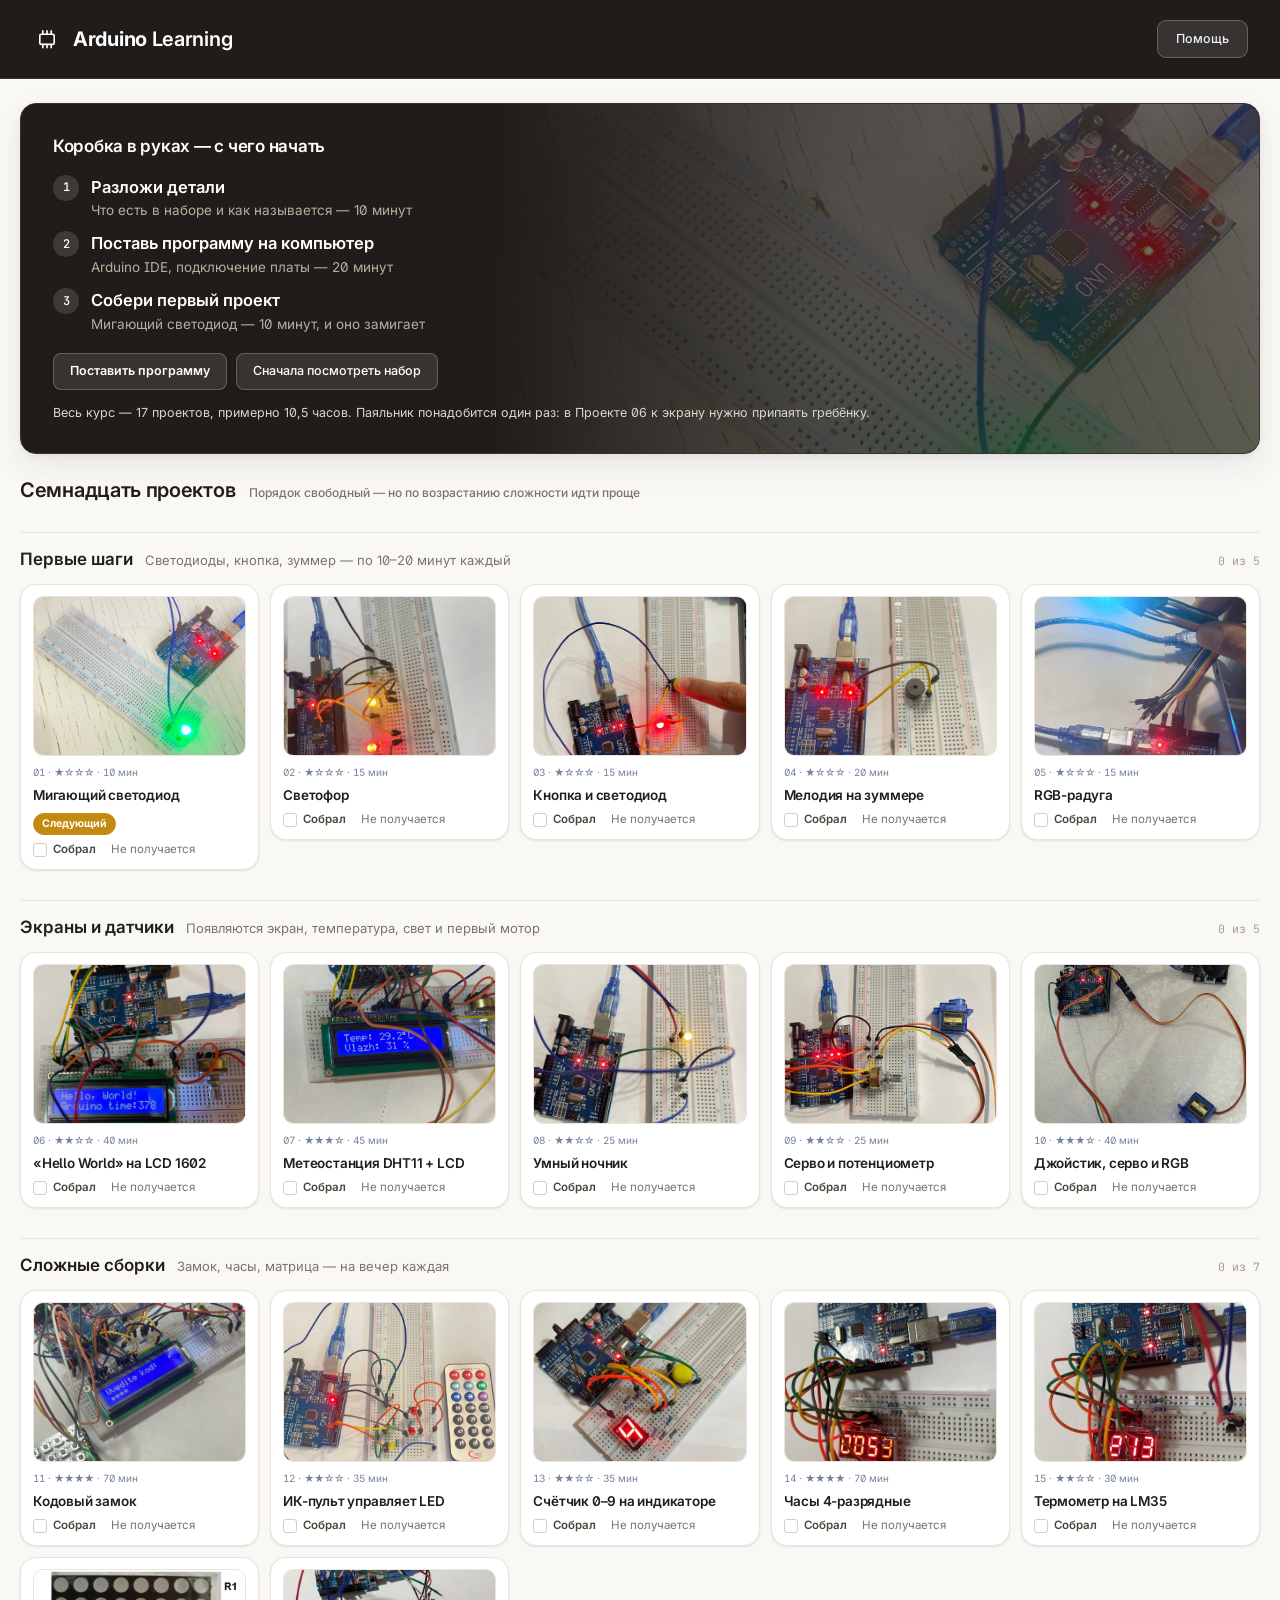
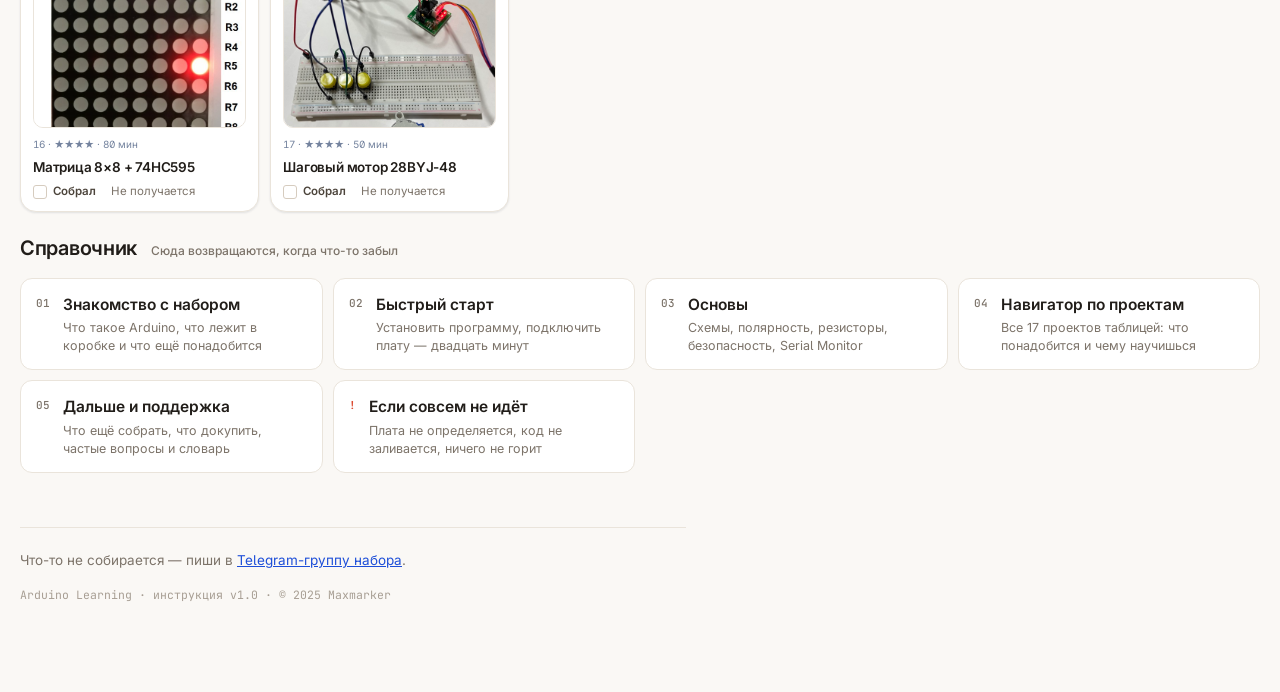
<file: index.html>
<!doctype html>
<html lang="ru">
<head>
<meta charset="utf-8">
<meta name="viewport" content="width=device-width, initial-scale=1">
<meta http-equiv="Cache-Control" content="no-cache, no-store, must-revalidate">
<meta http-equiv="Pragma" content="no-cache">
<title>Arduino Learning — инструкция к набору</title>
<meta name="description" content="Инструкция к набору Arduino Learning: 17 проектов от мигающего светодиода до шагового мотора, с объяснениями для полных новичков.">
<meta name="robots" content="noindex, nofollow">
<!-- Авторские права © 2025 Maxmarker. Все права защищены. Коммерческое использование запрещено без письменного разрешения. -->
<link rel="icon" href="favicon.svg">
<link rel="preconnect" href="https://fonts.googleapis.com">
<link rel="preconnect" href="https://fonts.gstatic.com" crossorigin>
<link href="https://fonts.googleapis.com/css2?family=Inter:wght@400;500;600;700&family=JetBrains+Mono:wght@400;500;700&display=swap" rel="stylesheet">
<style>
/* Каркас. Всё оформление — в theme.css, здесь только то, без чего
   страница развалится ещё до его загрузки. */
*{box-sizing:border-box}
html,body{margin:0;padding:0}
body{background:#F6F8FC;color:#16233D;font-family:'Inter',system-ui,sans-serif;font-size:15px;line-height:1.5;-webkit-font-smoothing:antialiased}
h1,h2,h3,h4{margin:0;font-weight:600}
p{margin:0 0 .6em}
button{font-family:inherit;font-size:inherit;cursor:pointer}
a{color:#1D4ED8}
.wrap{max-width:1180px;margin:0 auto;padding:0 20px 80px}
.topbar{position:sticky;top:0;z-index:50;background:#040057}
.topbar-in{max-width:1180px;margin:0 auto;padding:14px 20px;display:flex;align-items:center;gap:16px;flex-wrap:wrap}
.brand{font-size:26px;line-height:1}
.spacer{flex:1}
.btn{border:1.5px solid #CBD6E6;background:#fff;color:#16233D;padding:8px 16px;border-radius:8px;font-weight:500}
.btn.sm{padding:5px 11px;font-size:13.5px}
.bar{height:9px;background:#EDF2F9;border:1px solid #CBD6E6;border-radius:20px;overflow:hidden}
.bar i{display:block;height:100%;background:#17A46B;border-radius:20px}
.hero{border-radius:16px;background:#040057;color:#fff;padding:24px;margin-top:24px;display:flex;gap:26px;flex-wrap:wrap;align-items:center}
.hero .big{font-size:56px;line-height:.95;font-weight:700}
.hero .grow{flex:1;min-width:240px}
.hero-acts{display:flex;gap:9px;flex-wrap:wrap;margin-top:14px}
.hero-acts .btn{text-decoration:none}
.section-head{display:flex;align-items:baseline;gap:14px;margin:40px 0 14px}
.section-head h2{font-size:31px;line-height:1}
.section-head .sub{font-size:13.5px;color:#74839E}
.proj-grid{display:grid;grid-template-columns:repeat(auto-fill,minmax(268px,1fr));gap:12px;align-items:start}
.pcard{border:1.5px solid #CBD6E6;background:#fff;border-radius:12px;padding:15px 16px;display:flex;flex-direction:column;gap:9px}
.pcard .num{font-family:'JetBrains Mono',monospace;font-size:11px;color:#74839E}
.pcard h3{font-size:22px;line-height:1.1}
.mark{display:flex;align-items:center;gap:9px;padding:9px 12px;border-radius:8px;border:1.5px solid #CBD6E6;background:#fff;color:#44567A;font-weight:500}
.mark .box{width:18px;height:18px;flex:none;border:1.5px solid #CBD6E6;border-radius:3px;display:grid;place-items:center;font-size:12px;line-height:1}
.chip{display:inline-block;font-size:10.5px;font-weight:700;padding:2px 8px;border-radius:20px;border:1.5px solid #CBD6E6;color:#74839E}
.muted{color:#74839E}
a.btn{text-decoration:none;display:inline-block;text-align:center}
</style>
<link rel="stylesheet" href="theme.css?v=1789579075">
<link rel="stylesheet" href="site.css?v=1789579075">
</head>
<body>

<a class="skiplink" href="#app">Перейти к содержимому</a>

<div class="topbar"><div class="topbar-in">
  <a class="brand" href="index.html" aria-label="Arduino Learning — на главную">
    <svg class="brand-mark" viewBox="0 0 100 100" aria-hidden="true">
      <g fill="none" stroke="currentColor" stroke-width="5.5" stroke-linecap="round">
        <rect x="26" y="34" width="48" height="34" rx="5"/>
        <line x1="36" y1="34" x2="36" y2="23"/><line x1="50" y1="34" x2="50" y2="23"/><line x1="64" y1="34" x2="64" y2="23"/>
        <line x1="36" y1="68" x2="36" y2="79"/><line x1="50" y1="68" x2="50" y2="79"/><line x1="64" y1="68" x2="64" y2="79"/>
      </g>
    </svg>
    <span class="brand-txt"><b>Arduino</b><span class="brand-rest"> Learning</span></span>
  </a>
  <div class="spacer"></div>
  <a class="btn ghost sm" id="helplink" href="help.html">Помощь</a>
</div></div>

<div class="wrap" id="app" tabindex="-1"></div>

<script src="kit.js?v=1789579075"></script>
<script>
/* =====================================================================
   ГЛАВНАЯ СТРАНИЦА
   Один экран: сколько собрано, что дальше, разделы для начала и сетка
   из семнадцати проектов. Никаких кабинетов и никакого входа — сайт
   открывается сразу, отметки лежат в браузере покупателя.
   ===================================================================== */
(function(){
 try {
  Progress.load();

  const $ = (h) => { const t = document.createElement('template'); t.innerHTML = h.trim(); return t.content.firstElementChild; };
  const esc = (s) => String(s == null ? '' : s).replace(/[&<>"']/g, c => ({'&':'&amp;','<':'&lt;','>':'&gt;','"':'&quot;',"'":'&#39;'}[c]));

  document.getElementById('helplink').href = KIT.HELP_URL;

  let flash = null;

  function render(){
    const app = document.getElementById('app');
    /* Страница перерисовывается целиком, поэтому запоминаем, где человек
       стоял: иначе после нажатия «Собрал» его выбрасывает наверх списка. */
    const keepY = window.scrollY;
    app.innerHTML = '';
    /* Кто ещё ничего не собрал, видит не прогресс, а первый шаг: прогресс
       «0 / 17» ничего ему не сообщает, а вот «с чего начать» — сообщает. */
    app.appendChild(Progress.doneCount() === 0 ? startBlock() : hero());
    app.appendChild(projectsBlock());
    app.appendChild(partsBlock());
    app.appendChild(footNote());
    window.scrollTo(0, keepY);
    if (flash){
      const el = app.querySelector('[data-proj="' + flash + '"]');
      if (el){ el.classList.add('flash'); setTimeout(() => el.classList.remove('flash'), 1100); }
      flash = null;
    }
  }

  /* --------------------------- первый экран ----------------------------
     Человек только что вскрыл коробку. В школе ему бы сказали, что делать;
     здесь он один, поэтому первый экран — это не статистика, а три шага и
     одна кнопка. Ровно три: меньше — непонятно, больше — уже список дел.  */
  function startBlock(){
    const first = projOf(1);
    const el = $(`<div class="hero start">
      <div class="grow">
        <div class="ht">Коробка в руках — с чего начать</div>
        <ol class="steps">
          <li><b>Разложи детали</b><span>Что есть в наборе и как называется — 10 минут</span></li>
          <li><b>Поставь программу на компьютер</b><span>Arduino IDE, подключение платы — 20 минут</span></li>
          <li><b>Собери первый проект</b><span>${esc(first.t)} — ${first.m} минут, и оно замигает</span></li>
        </ol>
        <div class="hero-acts">
          <a class="btn primary" href="${KIT.COURSE_URL}#part-2">Поставить программу</a>
          <a class="btn" href="${KIT.COURSE_URL}#part-1">Сначала посмотреть набор</a>
        </div>
        <p class="muted small">Весь курс — 17 проектов, примерно ${humanTime(Progress.minutesLeft())}. Паяльник понадобится один раз: в Проекте 06 к экрану нужно припаять гребёнку.</p>
      </div>
      <div class="hero-photo" style="background-image:url('assets/${PHOTO[1]}')"></div>
    </div>`);
    return el;
  }

  /* --------------------- верхний блок для вернувшегося ------------------- */
  function hero(){
    const done = Progress.doneCount();
    const pct  = Math.round(done / NPROJ * 100);
    const cur  = projOf(Progress.firstOpen());
    const title = pct < 50 ? 'Хорошо идёшь'
                : pct < 100 ? 'Больше половины позади' : 'Весь курс пройден!';

    const el = $(`<div class="hero">
      <div class="big">${done}<small> / ${NPROJ}</small>
        <div class="cap">проектов собрано</div></div>
      <div class="grow">
        <div class="ht">${title}</div>
        <p class="muted">${cur
          ? 'Следующий по программе — <b>Проект ' + two(cur.n) + ' · ' + esc(cur.t) + '</b>. На всё оставшееся — примерно ' + humanTime(Progress.minutesLeft())
          : 'Все семнадцать проектов собраны. Что собрать дальше из этого же набора — в разделе «Дальше и поддержка».'}</p>
        <div class="bar"><i style="width:${pct}%"></i></div>
      </div>
    </div>`);

    if (cur){
      el.appendChild($(`<div class="hero-photo" style="background-image:url('assets/${PHOTO[cur.n]}')"></div>`));
      const acts = $(`<div class="hero-acts"></div>`);
      acts.appendChild($(`<a class="btn" href="${KIT.COURSE_URL}#proj-${cur.n}">Открыть урок</a>`));
      const m = $(`<button class="mark"><span class="box"></span>Собрал</button>`);
      m.onclick = () => {
        Progress.set(cur.n, true);
        flash = cur.n;
        const nx = projOf(Progress.firstOpen());
        kitToast(nx ? 'Проект ' + two(cur.n) + ' собран. Дальше — ' + nx.t
                    : 'Проект ' + two(cur.n) + ' собран. Весь курс пройден!');
        render();
      };
      acts.appendChild(m);
      el.querySelector('.grow').appendChild(acts);
    }
    return el;
  }

  /* --------------------- справочные разделы (внизу) ----------------------
     Раньше они стояли над проектами и отвечали на вопрос, которого у
     человека ещё нет. Теперь это справочник: сюда возвращаются, когда
     что-то забыл, — значит место внизу.                                   */
  function partsBlock(){
    const box = document.createElement('div');
    box.appendChild($(`<div class="section-head"><h2>Справочник</h2>
      <span class="sub">Сюда возвращаются, когда что-то забыл</span></div>`));
    const row = $(`<div class="pre-row"></div>`);
    PARTS.forEach((p, i) => {
      row.appendChild($(`<a class="pre-card" href="${KIT.COURSE_URL}#${p.k}">
        <span class="pre-n">${two(i + 1)}</span>
        <span class="pre-t"><b>${esc(p.t)}</b><span>${esc(p.s)}</span></span>
      </a>`));
    });
    row.appendChild($(`<a class="pre-card help" href="${KIT.HELP_URL}">
      <span class="pre-n">!</span>
      <span class="pre-t"><b>Если совсем не идёт</b><span>Плата не определяется, код не заливается, ничего не горит</span></span>
    </a>`));
    box.appendChild(row);
    return box;
  }

  /* ---------------------------- сетка проектов ---------------------------
     Три ступени вместо сплошной ленты: человек сразу видит, что первые пять
     — это вечер на всё, а последние семь — по вечеру на каждый.            */
  function projectsBlock(){
    const box = document.createElement('div');
    const done = Progress.doneCount();
    box.appendChild($(`<div class="section-head"><h2>Семнадцать проектов</h2>
      <span class="sub">${done ? 'Собрано ' + done + ' из ' + NPROJ + ' · порядок свободный'
                               : 'Порядок свободный — но по возрастанию сложности идти проще'}</span></div>`));

    const openNow = Progress.firstOpen();

    GROUPS.forEach(g => {
      const inGroup = PROJECTS.filter(p => p.n >= g.from && p.n <= g.to);
      const gDone = inGroup.filter(p => Progress.isDone(p.n)).length;
      box.appendChild($(`<div class="grp-head">
        <b>${esc(g.t)}</b>
        <span class="gs">${esc(g.s)}</span>
        <span class="gc">${gDone === inGroup.length ? 'собрано всё' : gDone + ' из ' + inGroup.length}</span>
      </div>`));

      const grid = $(`<div class="proj-grid"></div>`);
      box.appendChild(grid);

      inGroup.forEach(p => {
      const isDone = Progress.isDone(p.n);
      const st = isDone ? 'done' : (p.n === openNow ? 'doing' : 'todo');

      const c = $(`<div class="pcard ${st}" data-proj="${p.n}">
        <div class="pthumb">${isDone ? '<span class="medal" aria-hidden="true">✓</span>' : ''}<img loading="lazy" src="assets/${PHOTO[p.n]}" alt="${esc(p.t)}"></div>
        <div class="num">${two(p.n)} · ${stars(p.s)} · ${p.m} мин</div>
        <h3>${esc(p.t)}</h3>
        ${st === 'doing' ? '<div><span class="chip doing">Следующий</span></div>' : ''}
      </div>`);

      const acts = $(`<div class="acts"></div>`);

      /* Кнопка-переключатель: она же показывает состояние, она же его меняет.
         Пустой квадратик — ещё не собрано, зелёная галочка — собрано. */
      const mark = $(`<button class="mark ${isDone ? 'on' : ''}" title="${isDone ? 'Нажми, если отметил по ошибке' : 'Нажми, когда проект заработает'}">
        <span class="box">${isDone ? '✓' : ''}</span>Собрал</button>`);
      mark.onclick = (e) => {
        e.stopPropagation();
        Progress.set(p.n, !isDone);
        flash = p.n;
        if (!isDone){
          const nx = projOf(Progress.firstOpen());
          kitToast(nx ? 'Проект ' + two(p.n) + ' собран. Дальше — ' + nx.t
                      : 'Проект ' + two(p.n) + ' собран. Весь курс пройден!');
        } else {
          kitToast('Отметка снята с проекта ' + two(p.n));
        }
        render();
      };
      acts.appendChild(mark);

      const help = $(`<button class="btn ghost tiny">Не получается</button>`);
      help.onclick = (e) => { e.stopPropagation(); askHelp(p.n); };
      acts.appendChild(help);
      c.appendChild(acts);

      /* Карточка целиком открывает урок: и мышью, и с клавиатуры. */
      const open = () => { location.href = KIT.COURSE_URL + '#proj-' + p.n; };
      c.classList.add('clickable');
      c.setAttribute('role', 'link');
      c.setAttribute('tabindex', '0');
      c.setAttribute('aria-label', 'Открыть урок: проект ' + p.n + ', ' + p.t);
      c.onclick = open;
      c.onkeydown = (e) => { if (e.key === 'Enter' || e.key === ' '){ e.preventDefault(); open(); } };

        grid.appendChild(c);
      });
    });
    return box;
  }

  /* ------------------------------- подвал -------------------------------- */
  function footNote(){
    return $(`<div class="foot-note">
      <p>Что-то не собирается — пиши в <a href="${KIT.TELEGRAM}" target="_blank" rel="noopener">Telegram-группу набора</a>.</p>
      <p class="cr">Arduino Learning · инструкция v1.0 · © 2025 Maxmarker</p>
    </div>`);
  }

  render();

  /* Отметку могли поставить в другой вкладке — на уроке. Возвращаясь сюда,
     человек должен увидеть свежие галочки, а не те, что были до перехода. */
  window.addEventListener('storage', (e) => {
    if (!e.key || e.key === Progress.KEY){ Progress.load(); render(); }
  });
  document.addEventListener('visibilitychange', () => {
    if (document.visibilityState === 'visible'){ Progress.load(); render(); }
  });

 } catch(err){
  /* Страховка: что бы ни случилось, ссылки на уроки должны остаться. */
  document.getElementById('app').innerHTML =
    '<div class="empty"><div class="t">Страница не загрузилась целиком</div>' +
    '<div class="s">Открой <a href="course.html">уроки</a> напрямую или обнови страницу.</div></div>';
  console.error('index:', err);
 }
})();
</script>
</body>
</html>
</file>
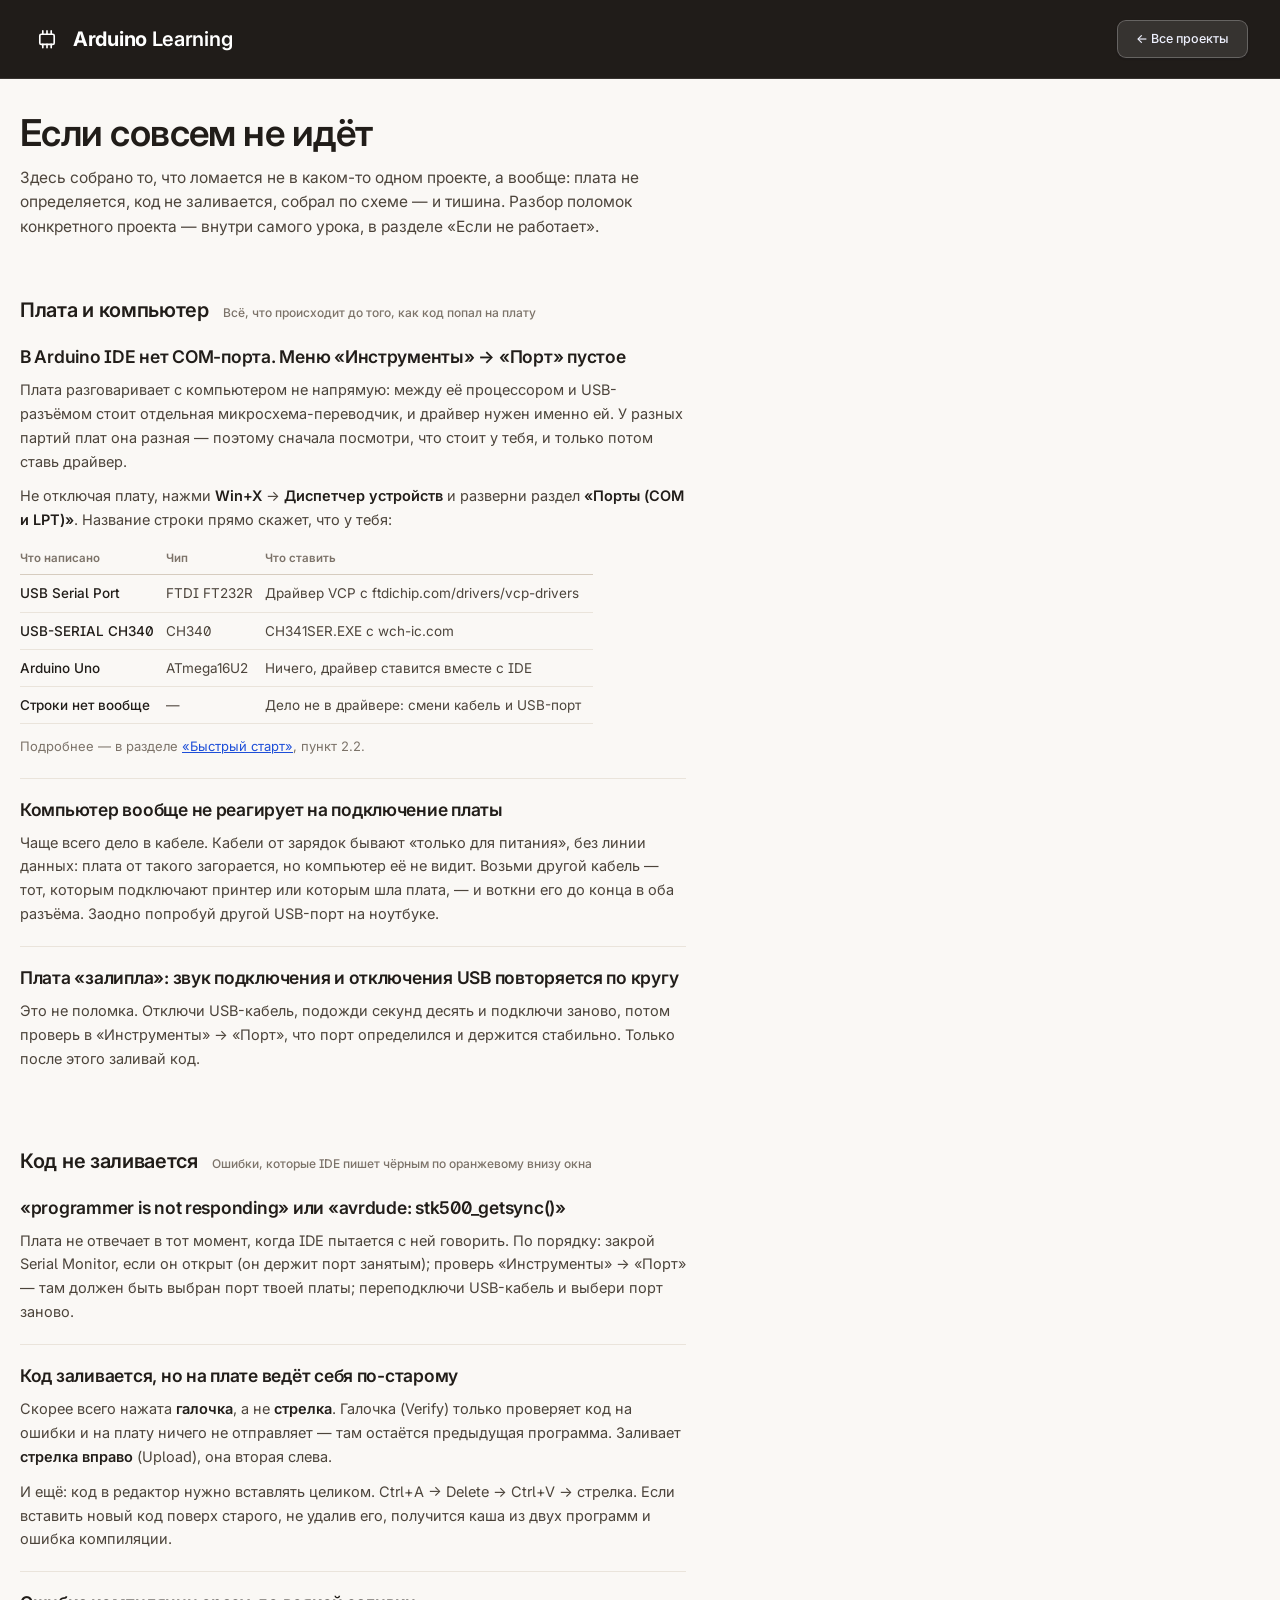
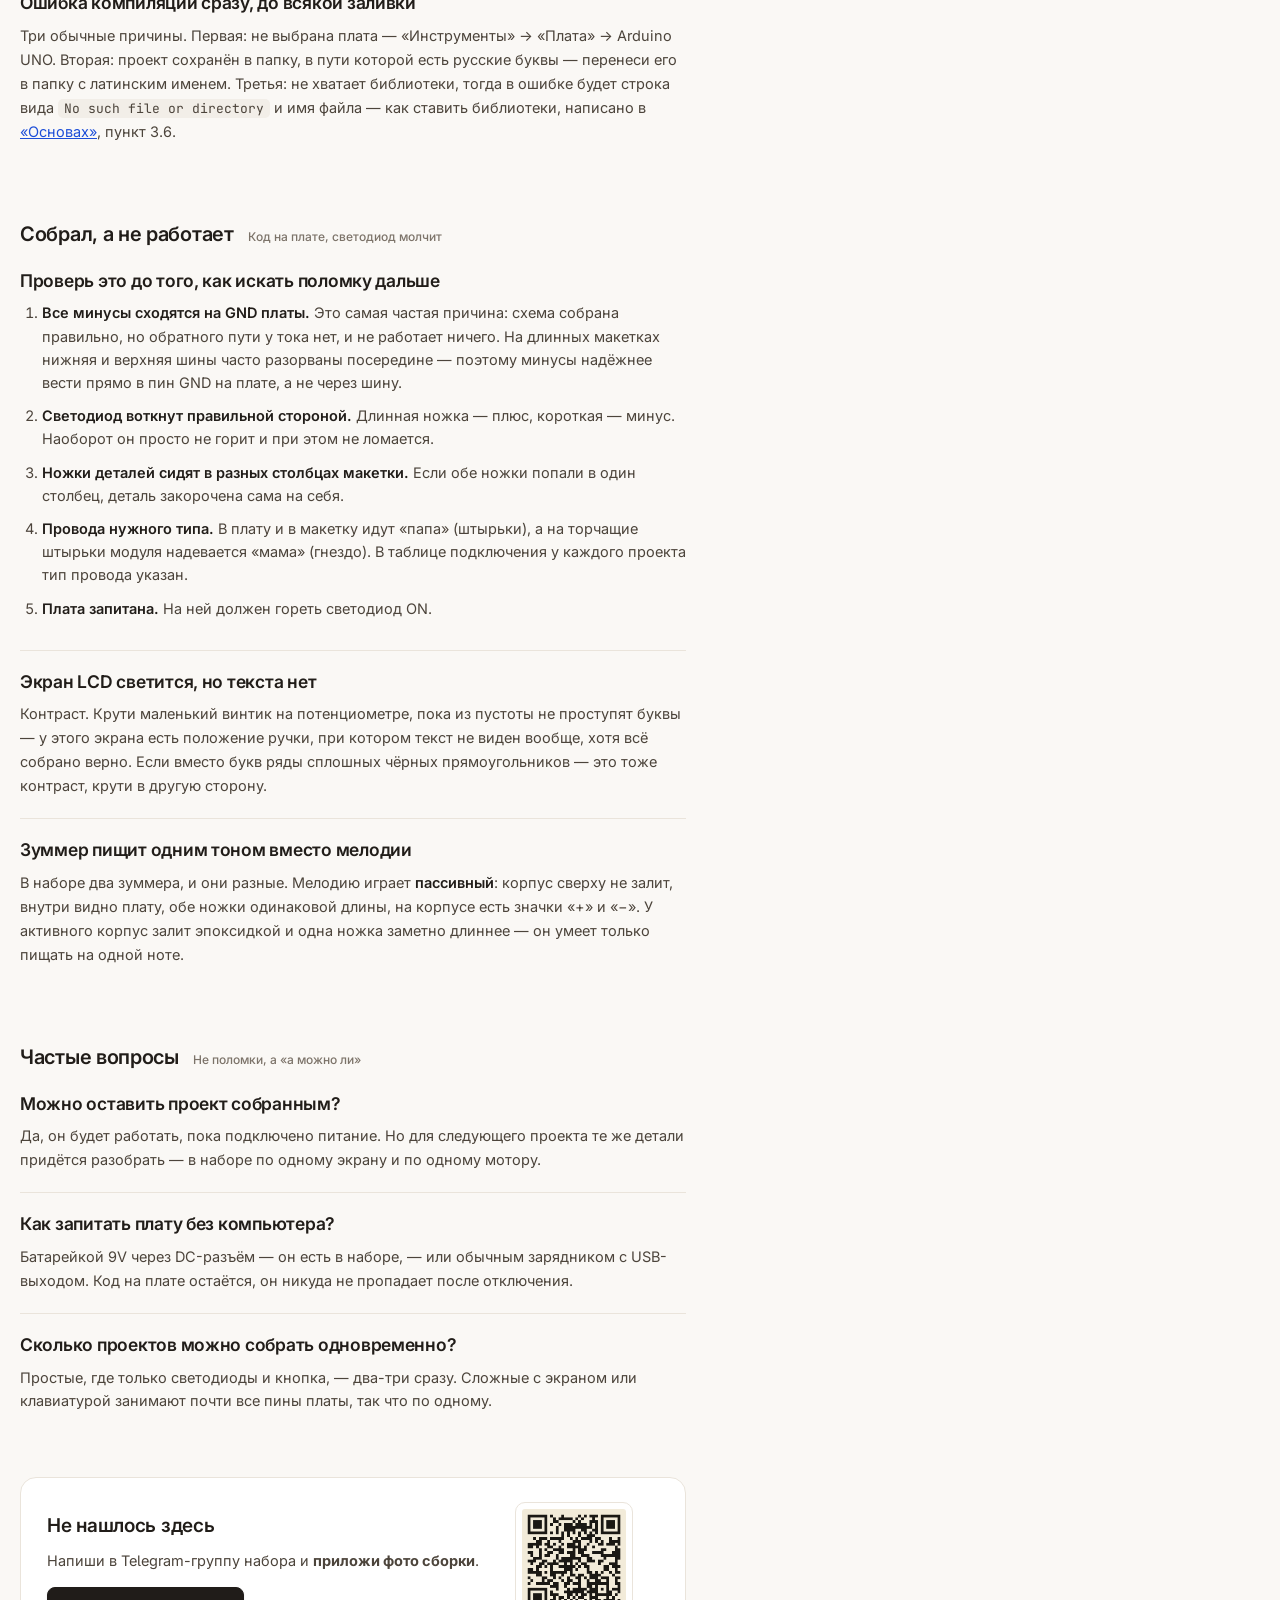
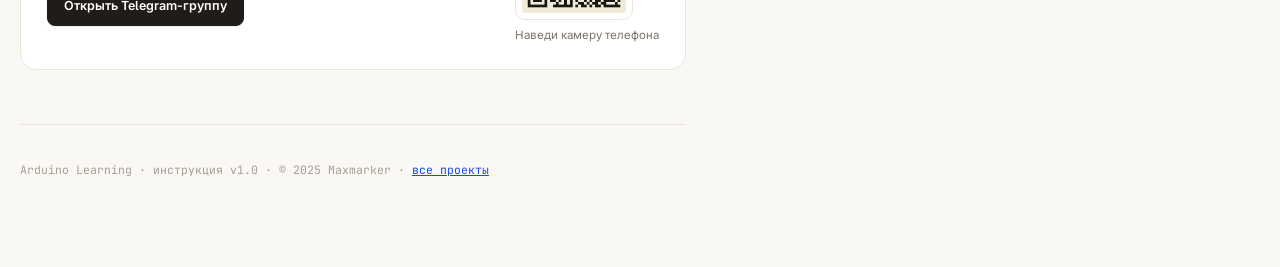
<file: help.html>
<!doctype html>
<html lang="ru">
<head>
<meta charset="utf-8">
<meta name="viewport" content="width=device-width, initial-scale=1">
<meta http-equiv="Cache-Control" content="no-cache, no-store, must-revalidate">
<meta http-equiv="Pragma" content="no-cache">
<title>Если совсем не идёт — Arduino Learning</title>
<meta name="robots" content="noindex, nofollow">
<!-- Авторские права © 2025 Maxmarker. Все права защищены. Коммерческое использование запрещено без письменного разрешения. -->
<link rel="icon" href="favicon.svg">
<link rel="preconnect" href="https://fonts.googleapis.com">
<link rel="preconnect" href="https://fonts.gstatic.com" crossorigin>
<link href="https://fonts.googleapis.com/css2?family=Inter:wght@400;500;600;700&family=JetBrains+Mono:wght@400;500;700&display=swap" rel="stylesheet">
<style>
/* Каркас — как на главной. Всё остальное в theme.css и site.css. */
*{box-sizing:border-box}
html,body{margin:0;padding:0}
body{background:#F6F8FC;color:#16233D;font-family:'Inter',system-ui,sans-serif;font-size:15px;line-height:1.5;-webkit-font-smoothing:antialiased}
h1,h2,h3,h4{margin:0;font-weight:600}
p{margin:0 0 .6em}
a{color:#1D4ED8}
.wrap{max-width:1180px;margin:0 auto;padding:0 20px 80px}
.topbar{position:sticky;top:0;z-index:50;background:#040057}
.topbar-in{max-width:1180px;margin:0 auto;padding:14px 20px;display:flex;align-items:center;gap:16px;flex-wrap:wrap}
.brand{font-size:26px;line-height:1}
.spacer{flex:1}
.btn{border:1.5px solid #CBD6E6;background:#fff;color:#16233D;padding:8px 16px;border-radius:8px;font-weight:500}
.btn.sm{padding:5px 11px;font-size:13.5px}
.section-head{display:flex;align-items:baseline;gap:14px;margin:40px 0 14px}
.section-head h2{font-size:31px;line-height:1}
.section-head .sub{font-size:13.5px;color:#74839E}
a.btn{text-decoration:none;display:inline-block;text-align:center}
</style>
<link rel="stylesheet" href="theme.css?v=1789579075">
<link rel="stylesheet" href="site.css?v=1789579075">
</head>
<body>

<a class="skiplink" href="#main">Перейти к содержимому</a>

<div class="topbar"><div class="topbar-in">
  <a class="brand" href="index.html" aria-label="Arduino Learning — на главную">
    <svg class="brand-mark" viewBox="0 0 100 100" aria-hidden="true">
      <g fill="none" stroke="currentColor" stroke-width="5.5" stroke-linecap="round">
        <rect x="26" y="34" width="48" height="34" rx="5"/>
        <line x1="36" y1="34" x2="36" y2="23"/><line x1="50" y1="34" x2="50" y2="23"/><line x1="64" y1="34" x2="64" y2="23"/>
        <line x1="36" y1="68" x2="36" y2="79"/><line x1="50" y1="68" x2="50" y2="79"/><line x1="64" y1="68" x2="64" y2="79"/>
      </g>
    </svg>
    <span class="brand-txt"><b>Arduino</b><span class="brand-rest"> Learning</span></span>
  </a>
  <div class="spacer"></div>
  <a class="btn ghost sm" href="index.html">← Все проекты</a>
</div></div>

<div class="wrap" id="main">

  <div class="help-top">
    <h1>Если совсем не идёт</h1>
    <p>Здесь собрано то, что ломается не в каком-то одном проекте, а вообще: плата не
    определяется, код не заливается, собрал по схеме — и тишина. Разбор поломок
    конкретного проекта — внутри самого урока, в разделе «Если не работает».</p>
  </div>

  <div class="section-head"><h2>Плата и компьютер</h2>
    <span class="sub">Всё, что происходит до того, как код попал на плату</span></div>

  <div class="qa">

    <div class="qa-item">
      <h3>В Arduino IDE нет COM-порта. Меню «Инструменты» → «Порт» пустое</h3>
      <p>Плата разговаривает с компьютером не напрямую: между её процессором и USB-разъёмом
      стоит отдельная микросхема-переводчик, и драйвер нужен именно ей. У разных партий
      плат она разная — поэтому сначала посмотри, что стоит у тебя, и только потом ставь
      драйвер.</p>
      <p>Не отключая плату, нажми <b>Win+X</b> → <b>Диспетчер устройств</b> и разверни
      раздел <b>«Порты (COM и LPT)»</b>. Название строки прямо скажет, что у тебя:</p>
      <table class="qa-tbl">
        <tr><th>Что написано</th><th>Чип</th><th>Что ставить</th></tr>
        <tr><td>USB Serial Port</td><td>FTDI FT232R</td><td>Драйвер VCP с ftdichip.com/drivers/vcp-drivers</td></tr>
        <tr><td>USB-SERIAL CH340</td><td>CH340</td><td>CH341SER.EXE с wch-ic.com</td></tr>
        <tr><td>Arduino Uno</td><td>ATmega16U2</td><td>Ничего, драйвер ставится вместе с IDE</td></tr>
        <tr><td>Строки нет вообще</td><td>—</td><td>Дело не в драйвере: смени кабель и USB-порт</td></tr>
      </table>
      <p class="qa-more">Подробнее — в разделе <a href="course.html#part-2">«Быстрый старт»</a>, пункт 2.2.</p>
    </div>

    <div class="qa-item">
      <h3>Компьютер вообще не реагирует на подключение платы</h3>
      <p>Чаще всего дело в кабеле. Кабели от зарядок бывают «только для питания», без линии
      данных: плата от такого загорается, но компьютер её не видит. Возьми другой кабель —
      тот, которым подключают принтер или которым шла плата, — и воткни его до конца
      в оба разъёма. Заодно попробуй другой USB-порт на ноутбуке.</p>
    </div>

    <div class="qa-item">
      <h3>Плата «залипла»: звук подключения и отключения USB повторяется по кругу</h3>
      <p>Это не поломка. Отключи USB-кабель, подожди секунд десять и подключи заново,
      потом проверь в «Инструменты» → «Порт», что порт определился и держится
      стабильно. Только после этого заливай код.</p>
    </div>

  </div>

  <div class="section-head"><h2>Код не заливается</h2>
    <span class="sub">Ошибки, которые IDE пишет чёрным по оранжевому внизу окна</span></div>

  <div class="qa">

    <div class="qa-item">
      <h3>«programmer is not responding» или «avrdude: stk500_getsync()»</h3>
      <p>Плата не отвечает в тот момент, когда IDE пытается с ней говорить. По порядку:
      закрой Serial Monitor, если он открыт (он держит порт занятым); проверь
      «Инструменты» → «Порт» — там должен быть выбран порт твоей платы; переподключи
      USB-кабель и выбери порт заново.</p>
    </div>

    <div class="qa-item">
      <h3>Код заливается, но на плате ведёт себя по-старому</h3>
      <p>Скорее всего нажата <b>галочка</b>, а не <b>стрелка</b>. Галочка (Verify) только
      проверяет код на ошибки и на плату ничего не отправляет — там остаётся предыдущая
      программа. Заливает <b>стрелка вправо</b> (Upload), она вторая слева.</p>
      <p>И ещё: код в редактор нужно вставлять целиком. Ctrl+A → Delete → Ctrl+V → стрелка.
      Если вставить новый код поверх старого, не удалив его, получится каша из двух программ
      и ошибка компиляции.</p>
    </div>

    <div class="qa-item">
      <h3>Ошибка компиляции сразу, до всякой заливки</h3>
      <p>Три обычные причины. Первая: не выбрана плата — «Инструменты» → «Плата» →
      Arduino UNO. Вторая: проект сохранён в папку, в пути которой есть русские буквы —
      перенеси его в папку с латинским именем. Третья: не хватает библиотеки, тогда
      в ошибке будет строка вида <code>No such file or directory</code> и имя файла —
      как ставить библиотеки, написано в <a href="course.html#part-3">«Основах»</a>,
      пункт 3.6.</p>
    </div>

  </div>

  <div class="section-head"><h2>Собрал, а не работает</h2>
    <span class="sub">Код на плате, светодиод молчит</span></div>

  <div class="qa">

    <div class="qa-item">
      <h3>Проверь это до того, как искать поломку дальше</h3>
      <ol class="qa-list">
        <li><b>Все минусы сходятся на GND платы.</b> Это самая частая причина: схема
        собрана правильно, но обратного пути у тока нет, и не работает ничего.
        На длинных макетках нижняя и верхняя шины часто разорваны посередине —
        поэтому минусы надёжнее вести прямо в пин GND на плате, а не через шину.</li>
        <li><b>Светодиод воткнут правильной стороной.</b> Длинная ножка — плюс,
        короткая — минус. Наоборот он просто не горит и при этом не ломается.</li>
        <li><b>Ножки деталей сидят в разных столбцах макетки.</b> Если обе ножки
        попали в один столбец, деталь закорочена сама на себя.</li>
        <li><b>Провода нужного типа.</b> В плату и в макетку идут «папа» (штырьки),
        а на торчащие штырьки модуля надевается «мама» (гнездо). В таблице
        подключения у каждого проекта тип провода указан.</li>
        <li><b>Плата запитана.</b> На ней должен гореть светодиод ON.</li>
      </ol>
    </div>

    <div class="qa-item">
      <h3>Экран LCD светится, но текста нет</h3>
      <p>Контраст. Крути маленький винтик на потенциометре, пока из пустоты не проступят
      буквы — у этого экрана есть положение ручки, при котором текст не виден вообще,
      хотя всё собрано верно. Если вместо букв ряды сплошных чёрных прямоугольников —
      это тоже контраст, крути в другую сторону.</p>
    </div>

    <div class="qa-item">
      <h3>Зуммер пищит одним тоном вместо мелодии</h3>
      <p>В наборе два зуммера, и они разные. Мелодию играет <b>пассивный</b>: корпус
      сверху не залит, внутри видно плату, обе ножки одинаковой длины, на корпусе
      есть значки «+» и «−». У активного корпус залит эпоксидкой и одна ножка заметно
      длиннее — он умеет только пищать на одной ноте.</p>
    </div>

  </div>

  <div class="section-head"><h2>Частые вопросы</h2>
    <span class="sub">Не поломки, а «а можно ли»</span></div>

  <div class="qa">
    <div class="qa-item">
      <h3>Можно оставить проект собранным?</h3>
      <p>Да, он будет работать, пока подключено питание. Но для следующего проекта
      те же детали придётся разобрать — в наборе по одному экрану и по одному мотору.</p>
    </div>
    <div class="qa-item">
      <h3>Как запитать плату без компьютера?</h3>
      <p>Батарейкой 9V через DC-разъём — он есть в наборе, — или обычным зарядником
      с USB-выходом. Код на плате остаётся, он никуда не пропадает после отключения.</p>
    </div>
    <div class="qa-item">
      <h3>Сколько проектов можно собрать одновременно?</h3>
      <p>Простые, где только светодиоды и кнопка, — два-три сразу. Сложные с экраном
      или клавиатурой занимают почти все пины платы, так что по одному.</p>
    </div>
  </div>

  <div class="help-ask">
    <div class="help-ask-txt">
      <h3>Не нашлось здесь</h3>
      <p>Напиши в Telegram-группу набора и <b>приложи фото сборки</b>.</p>
      <p><a class="btn primary" id="tg" href="#" target="_blank" rel="noopener">Открыть Telegram-группу</a></p>
    </div>
    <a class="help-qr" id="tgqr" href="#" target="_blank" rel="noopener">
      <img src="assets/qr-telegram.png" alt="QR-код Telegram-группы набора" width="740" height="740" loading="lazy">
      <span>Наведи камеру телефона</span>
    </a>
  </div>

  <div class="foot-note">
    <p class="cr">Arduino Learning · инструкция v1.0 · © 2025 Maxmarker ·
    <a href="index.html">все проекты</a></p>
  </div>

</div>

<script src="kit.js?v=1789579075"></script>
<script>
  document.getElementById('tg').href = KIT.TELEGRAM;
  document.getElementById('tgqr').href = KIT.TELEGRAM;
</script>
</body>
</html>
</file>
<file: theme.css>
/* =====================================================================
   KUPUEV ACADEMY — светлая тема с тёмно-синими панелями
   Текст читается на светлом, шапка и программа курса — глубокий navy.
   Один файл на платформу и на уроки. Печатная книга (guide/index.html)
   этот файл НЕ подключает и остаётся бумажной.
   ===================================================================== */

:root{
  /* светлая часть — там, где читают */
  --paper:        #F6F8FC;   /* фон страницы            */
  --paper-2:      #FFFFFF;   /* карточки, панели        */
  --paper-3:      #EDF2F9;   /* наведение, заливка      */
  --ink:          #16233D;   /* основной текст — тёмно-синий, не чёрный */
  --ink-2:        #44567A;
  --ink-3:        #74839E;
  --ink-4:        #9AA7BE;
  --rule:         #E3E9F3;
  --rule-strong:  #CBD6E6;

  /* тёмно-синий — панели вокруг */
  --navy:         #040057;
  --navy-2:       #0D0D6B;
  --navy-3:       #1A1A80;
  --navy-line:    #2B2B92;

  /* смысловые цвета */
  --accent:       #2563EB;
  --accent-soft:  #1D4ED8;
  --signal:       #DC4B32;
  --signal-dark:  #B93A24;
  --signal-tint:  #FDEEEA;
  --teal:         #2563EB;
  --teal-dark:    #1D4ED8;
  --teal-tint:    #E9F0FE;
  --highlight:    #FFF6E0;
  --warn:         #C4890F;
  --green:        #17A46B;
  --green-dark:   #0F8555;
  --green-tint:   #E6F7EF;
  --green-pale:   #E6F7EF;   /* подложка собранной карточки. Подбиралась
                                 сравнением трёх ступеней в реальном ряду:
                                 #F1FAF5 на фоне белых карточек не читался
                                 вообще, #EBF7F1 читался, Максат выбрал ещё
                                 на ступень сочнее — это значение.
                                 Меняешь силу подсветки — меняй только его. */

  --sans:  'Inter', system-ui, -apple-system, 'Segoe UI', sans-serif;
  /* Заголовки тоже Inter: антиква читалась «книжно», а платформа — не книга.
     Вернуть прежний вид: 'Instrument Serif', Georgia, serif */
  --serif: 'Inter', system-ui, -apple-system, 'Segoe UI', sans-serif;
  --mono:  'JetBrains Mono', ui-monospace, monospace;

  --r-sm: 8px; --r-md: 12px; --r-lg: 16px;
  --shadow-sm: 0 1px 2px rgba(22,35,61,.06), 0 1px 3px rgba(22,35,61,.05);
  --shadow:    0 2px 6px rgba(22,35,61,.06), 0 12px 32px rgba(22,35,61,.08);
}

/* Заголовки: Inter требует веса и плотной посадки, иначе выглядит вяло */
h1, h2, h3, h4, .c-lhead h1, .hero .big, .section-head h2, .modal h3, .login h1{
  font-weight:600 !important; letter-spacing:-.015em !important; }
.hero .big{ font-weight:700 !important; letter-spacing:-.03em !important; }

/* Мелкие подписи были моноширинными заглавными — отсюда ощущение
   «сплошных больших букв». Тот же Inter, разрядка меньше, размер чуть больше. */
.stat .l, .section-head .sub, .c-lnum, .who, .field label, table.list th{
  font-family:var(--sans) !important; text-transform:none !important;
  letter-spacing:0 !important; font-weight:600 !important; }
.stat .l{ font-size:17px !important; color:var(--ink-3) !important; margin-bottom:10px !important; }
.field label{ font-size:13.5px !important; }
table.list th{ font-size:13.5px !important; }
.who{ font-size:13.5px !important; }
.section-head .sub{ font-size:13.5px !important; }
/* Подпись под названием школы убрана: её видит только тот, кто уже вошёл,
   и она повторяется на каждом экране, ничего не сообщая. Вернуть — снять display:none. */
.brand small, .c-brand small{ display:none !important; }
/* Роль и имя справа в шапке — крупнее, чтобы уравновесить название слева */
.topbar .who{ font-size:13.5px !important; font-weight:500 !important; }
.topbar .who b{ font-size:17px !important; font-weight:600 !important; margin-top:2px; }

html, body{ background:var(--paper); color:var(--ink); }
body{ -webkit-font-smoothing:antialiased; text-rendering:optimizeLegibility;
      /* Различимые «I», «l» и единица — в инструкции постоянно встречаются
         обозначения вроде I2C, A0, D8, LM35, и их нельзя путать. */
      font-feature-settings:'cv05' 1,'cv08' 1,'ss02' 1; }
/* Моноширинные цифры — только там, где числа стоят столбцом и должны
   выравниваться. На крупных числах они дают рыхлость: каждая цифра
   получает ширину нуля, и «121» выглядит разъехавшимся. */
table.list td, table.list th, table.mx td, table.mx th{ font-variant-numeric:tabular-nums; }
::selection{ background:rgba(37,99,235,.16); }

*{ scrollbar-color:#C2CEE0 transparent; scrollbar-width:thin; }
::-webkit-scrollbar{ width:10px; height:10px; }
::-webkit-scrollbar-thumb{ background:#C6D2E2; border-radius:20px; border:2px solid var(--paper); }
::-webkit-scrollbar-thumb:hover{ background:#A9B9CE; }
::-webkit-scrollbar-track{ background:transparent; }

/* =====================================================================
   ТЁМНО-СИНИЕ ПАНЕЛИ
   Внутри них переменные переопределены, поэтому весь текст и границы
   внутри автоматически становятся «светлыми на тёмном».
   ===================================================================== */
.c-top, .c-rail, .topbar{
  --paper:      #040057;
  --paper-2:    #0D0D6B;
  --paper-3:    #1A1A80;
  --ink:        #F4F7FC;
  --ink-2:      #C3D0E4;
  --ink-3:      #93A3BE;
  --ink-4:      #74849F;
  --rule:       #26268C;
  --rule-strong:#3A3AA3;
  --accent:     #7FB6FF;
  --teal-dark:  #9CC5FF;
}
/* Панели задают ещё и цвет текста — иначе он наследуется тёмным и пропадает. */
.c-top, .c-rail, .topbar{ color:#F4F7FC !important; }
.c-top *, .c-rail *, .topbar *{ border-color:rgba(255,255,255,.16); }
/* Название школы — антиквой: это логотип, а не заголовок интерфейса */
.c-brand, .topbar .brand{ font-family:'Instrument Serif', Georgia, serif !important;
  font-weight:400 !important; letter-spacing:.03em !important; }
.c-brand, .c-brand *, .topbar .brand, .topbar .brand *{ color:#FFFFFF !important; }
/* название школы — крупнее, это фирменный блок */
.topbar .brand{ font-size:31px !important; }
/* Шапка выровнена с содержимым страницы: у .wrap отступ 20px, значит и здесь 20,
   иначе название школы стоит на 10 пикселей правее слова «Группа» под ним. */
.topbar-in{ padding:0 32px !important; min-height:78px !important; max-width:none !important; }

/* Рабочая область шире — на широком мониторе не оставалось половины экрана
   пустой. Карточки проектов крупнее, а не просто расставлены гуще. */
.wrap{ max-width:1560px !important; }
.proj-grid{ grid-template-columns:repeat(auto-fill,minmax(330px,1fr)) !important; gap:16px !important; }
.pcard{ padding:20px 20px 18px !important; gap:11px !important; }
.pcard h3{ font-size:22px !important; }
.pcard .num{ font-size:12px !important; }
.mark{ padding:11px 14px !important; font-size:15px !important; }
.pcard .acts .btn{ font-size:13.5px !important; padding:7px 13px !important; }
.hero{ padding:30px 32px !important; }
.hero .big{ font-size:64px !important; }
@media(min-width:1400px){ .topbar-in{ min-height:84px !important; } }
@media(min-width:1400px){ .topbar .brand{ font-size:37px !important; } }
.topbar .who{ color:#A6ADDE !important; }
.topbar .who b{ color:#FFFFFF !important; }

.c-top{  background:var(--navy) !important; border-bottom:1px solid rgba(255,255,255,.10) !important;
         backdrop-filter:none !important; }
.c-rail{ background:var(--navy) !important; border-right:1px solid rgba(255,255,255,.09) !important; }

/* ==================== ШАПКА УЕЗЖАЕТ ПРИ ПРОКРУТКЕ ====================

   Класс `hdr-away` вешает на body скрипт из шаблона-курса (там же
   написано, когда и почему). Здесь — только вид.

   Почему шапку не сдвигаем целиком вверх, а ГАСИМ подложку. `.c-top`
   у нас `position:sticky`, то есть место в потоке она занимает у самого
   начала документа. Пока человек прокрутил вниз, это место давно ушло
   за край экрана, а сама полоса приколота к верху и текст едет ПОД ней.
   Значит достаточно убрать у полосы фон и рамку — и в этих 84 пикселях
   сразу становится виден текст урока. Никакого пересчёта раскладки,
   никакого прыжка содержимого. Если вместо этого сдвигать полосу
   трансформацией, результат тот же, но добавляется лишняя анимация.

   Что остаётся видимым:
   - логотип в уменьшенном виде. Он оказывается над тёмной рельсой,
     поэтому собственная подложка ему не нужна — но для этого рельса
     должна дотянуться до самого верха окна, отсюда `--rail-top` ниже.
     Без неё за прозрачной полосой слева был бы светлый фон страницы,
     и белый знак на нём пропал бы;
   - «Мои проекты» — отдельной белой плашкой с тенью. В шапке эта кнопка
     полупрозрачно-белая на синем; над светлым текстом она бы исчезла,
     поэтому здесь ей выдаётся нормальный светлый вид кнопки.

   `pointer-events:none` на полосе, чтобы её невидимая часть не
   перехватывала нажатия по тексту урока; кнопке события возвращаются.

   ВАЖНО: до 820px этот класс не ставится вовсе (проверка в скрипте) —
   на узком экране в шапке живёт кнопка вызова меню, и без шапки до
   списка уроков не добраться. */

/* ==================== ЗАЗОР МЕЖДУ РЕЛЬСОЙ И ТЕКСТОМ ====================

   Жалоба: «столбец слипся с меню слева, слова на синем мешают читать».
   Верная, и вот что показал замер. Колонка урока центрируется в остатке
   места (`.c-main{margin:0 auto}` в шаблоне), поэтому зазор до рельсы
   получался не постоянным, а «сколько осталось»:

       окно 1920 -> 137px      окно 1754 -> 54px
       окно 1440 ->  40px      окно 1200 -> 40px

   То есть на широком экране воздуха вдоволь, а на рабочем ноутбуке
   Максата (1754 CSS-пикселя) текст почти упирался в тёмную панель.
   Правкой одного отступа это не лечится: он бы гулял так же.

   Лечится промежутком у самой раскладки — `.c-shell` это флекс-строка
   из рельсы и колонки урока. Промежуток вычитается ДО центрирования,
   поэтому зазор становится постоянным: минимум 150 пикселей на любой
   ширине, и только сверх этого прибавляется то, что осталось.

   Почему зазор вообще должен быть большим. Слева не пустое поле, а
   тёмная панель с белыми словами. Глаз, дойдя до конца строки, ищет
   начало следующей — и цепляется за чужой текст, если он рядом.
   Это та же болезнь, что и слишком длинная строка, только с другой
   стороны. 96 пикселей — примерно ширина большого пальца на экране,
   этого хватает, чтобы панель читалась как отдельный предмет.

   Ниже 1140px рельса уходит за край экрана (position:fixed) и выпадает
   из флекс-раскладки — промежуток там не нужен и обнуляется. */
.c-shell{ gap:110px !important; }
/* В полосе 1141-1300 зазор 110 уже не влезает — страница уезжала вбок на
   17 пикселей. Там он вдвое меньше: воздуха достаточно, а места хватает. */
@media(max-width:1300px){ .c-shell{ gap:56px !important; } }
@media(max-width:1140px){ .c-shell{ gap:0 !important; } }

/* рельса тянется до верха окна, когда шапка погасла */
.c-rail{ top:var(--rail-top, var(--top-h)) !important;
         height:calc(100vh - var(--rail-top, var(--top-h))) !important; }
body.hdr-away{ --rail-top:0px; }

.c-top{ transition:background-color .18s ease, border-color .18s ease !important; }
.c-brand img, .c-top .c-btn{ transition:height .18s ease, background-color .18s ease,
                                        color .18s ease, box-shadow .18s ease !important; }

body.hdr-away .c-top{ background:transparent !important;
  border-bottom-color:transparent !important; pointer-events:none !important; }

/* ЛОГОТИП СЖИМАЕТСЯ И ПЕРЕЕЗЖАЕТ В РЕЛЬСУ.

   Первая попытка была проще: оставить знак на месте, в шапке, только
   мелко. Не годится — рельса в этом состоянии дотянута до верха окна,
   и знак ложился прямо на первый пункт списка уроков.

   Поэтому в шаблоне есть второй знак ВНУТРИ рельсы (`.c-rail-brand`),
   приколотый к её верху. Рельса тёмная, значит подложка знаку не нужна,
   а список уроков уезжает под него при прокрутке — накладки нет.
   Одновременно виден всегда только один знак: в шапке или в рельсе. */
.c-rail-brand{ display:none; }
body.hdr-away .c-brand{ display:none !important; }
body.hdr-away .c-rail-brand{ display:flex !important; align-items:center !important;
  position:sticky !important; top:0 !important; z-index:3 !important;
  background:var(--navy) !important; padding:9px 18px 8px !important;
  border-bottom:1px solid rgba(255,255,255,.09) !important;
  border-radius:0 !important; }
body.hdr-away .c-rail-brand img{ display:block !important; height:25px !important; width:auto !important; }
body.hdr-away .c-rail-brand:hover{ background:#14147A !important; }

/* «Мои проекты» — плашка в углу, читаемая над светлым текстом */
body.hdr-away .c-top .c-btn{ pointer-events:auto !important;
  background:#FFF !important; color:var(--ink) !important;
  border:1px solid var(--rule-strong) !important;
  box-shadow:0 2px 10px rgba(22,35,61,.14) !important;
  font-size:12px !important; padding:7px 12px !important; }
body.hdr-away .c-top .c-btn:hover{ background:var(--paper-3) !important;
  color:var(--ink) !important; border-color:var(--rule-strong) !important; }

/* ============ ПОЛОСКА ПРОГРЕССА ЧТЕНИЯ ============

   Три пикселя по самому верху окна. Пустая слева, залитая справа:
   заполняется по мере прокрутки урока. Отвечает на единственный
   вопрос — сколько ещё осталось, — и занимает 3 пикселя вместо 84.

   Цвет — тёмно-синий, цвет панелей. Зелёный и красный тут брать нельзя:
   в этом проекте цвет означает состояние (собрано / застрял), и полоска
   прогресса чтения не должна выглядеть как отметка о сборке.

   z-index выше шапки (у неё 60), чтобы полоска была видна и когда шапка
   ещё на месте. В самом верху урока она всё равно пустая, так что на
   тёмной полосе её просто не видно — и это нормально. */
.c-prog{ position:fixed; top:0; left:0; right:0; height:3px; z-index:70;
  background:transparent; pointer-events:none; }

/* Полоска начинается ПОСЛЕ рельсы. Она тёмно-синяя, рельса тоже тёмно-синяя —
   если пустить полоску во всю ширину окна, её первые проценты идут по рельсе
   и не видны вообще. Числа повторяют ширину рельсы из шаблона-курса
   (320 / 340 / 350). Меняешь там ширину рельсы — поправь и здесь. */
.c-prog{ left:264px; }
@media(min-width:1400px){ .c-prog{ left:276px; } }
@media(min-width:1700px){ .c-prog{ left:286px; } }
/* до 900px рельса уходит за край экрана — полоска снова во всю ширину */
@media(max-width:900px){ .c-prog{ left:0; } }
.c-prog > i{ display:block; height:100%; width:100%;
  background:var(--navy-line); transform:scaleX(0); transform-origin:left center;
  transition:transform .08s linear; }
@media print{ .c-prog{ display:none !important; } }
.topbar{ background:var(--navy) !important; border-bottom:1px solid rgba(255,255,255,.10) !important; }
.c-item{ color:#CBD1F0 !important; }
.c-item:hover{ background:#14147A !important; color:#FFF !important; }
.c-item.on{ background:#1D1D8A !important; color:#FFF !important; border-left-color:#8FA8FF !important; }
.c-item.on .c-n{ color:#A9BCFF !important; }
.c-ok{ color:#5FD6A4 !important; }
.c-rail-h{ color:#9098D0 !important; }
/* Светлая кнопка — та, что на белом фоне: внизу урока «Не получается»,
   «Назад», «Дальше». Раньше правило ниже действовало на все кнопки сразу,
   и на светлом они были белым по белому. */
.c-btn{ background:#FFFFFF !important; border:1px solid var(--rule-strong) !important;
        color:var(--ink) !important; box-shadow:var(--shadow-sm); }
.c-btn:hover{ background:var(--navy) !important; border-color:var(--navy) !important;
        color:#FFFFFF !important; }
/* В синей шапке — наоборот, прозрачная со светлым текстом */
.c-top .c-btn{ background:rgba(255,255,255,.08) !important;
        border:1px solid rgba(255,255,255,.18) !important;
        color:#F4F7FC !important; box-shadow:none; }
.c-top .c-btn:hover{ background:rgba(255,255,255,.16) !important;
        border-color:rgba(255,255,255,.34) !important; color:#FFFFFF !important; }
.topbar .btn{ background:rgba(255,255,255,.08) !important; border:1px solid rgba(255,255,255,.18) !important;
              color:#F4F7FC !important; }
.topbar .btn:hover{ background:rgba(255,255,255,.16) !important; }
.topbar .btn.ghost{ background:rgba(255,255,255,.10) !important;
  border:1px solid rgba(255,255,255,.24) !important; color:#EDEFFC !important; }
.topbar .btn.ghost:hover{ background:rgba(255,255,255,.18) !important; color:#FFF !important; }
/* «Выйти» — крупнее: в шапке она одна, мельчить незачем */
.topbar .btn{ padding:10px 20px !important; font-size:15px !important; border-radius:9px !important; }

/* =====================================================================
   СОДЕРЖИМОЕ УРОКОВ — места, где в книге цвет прописан жёстко
   ===================================================================== */
.callout{ border-radius:var(--r-md); }
.callout.warn{ background:#FFF3E6 !important; }
.callout.note{ background:#FFFAE9 !important; }
.callout.tip { background:var(--teal-tint) !important; }
.parts-thumbs .thumb{ background:#FFF !important; border-radius:var(--r-sm); }

/* блоки кода оставляем тёмно-синими — на светлой странице так принято,
   и они перекликаются с панелями */
.code{ background:#040057 !important; color:#E8ECFB !important;
       border:1px solid #2B2B92; border-radius:var(--r-md); overflow:hidden; }
.code-head{ background:#0D0D6B !important; border-bottom:1px solid #2B2B92 !important;
            color:#9EA6D8 !important; }
.copy-btn{ border:1px solid rgba(255,255,255,.24) !important; color:#C3D0E4 !important; border-radius:6px; }
.copy-btn.copied{ color:#5FD6A4 !important; border-color:#5FD6A4 !important; }
/* комментарии в коде были тёмно-оливковыми — на синем фоне почти не видны */
.code .cm{ color:#9098D0 !important; }
.code .op{ color:#CBD1F0 !important; }

.lesson img, .lesson image-slot{ border-radius:var(--r-sm); }

/* Шапка проекта. В книге строка «Часть 4 / Проект четвёртый / …» лежала
   вплотную к названию ради экономии места на листе — на экране разводим. */
.lesson .proj-eyebrow{ margin-bottom:16px !important; line-height:1.6 !important;
                       font-family:var(--sans) !important; text-transform:none !important;
                       letter-spacing:0 !important; font-size:13.5px !important;
                       font-weight:600 !important; color:var(--ink-3) !important; }
.lesson .proj-title{ line-height:1.18 !important; margin-bottom:16px !important;
                     padding-bottom:2px !important; overflow:visible !important; }
/* Описание проекта: курсив на целом абзаце тормозит чтение и выглядит
   как чужая вёрстка. Прямое начертание, крупнее, ограниченная строка. */
.lesson .proj-lede{ font-style:normal !important; font-size:17px !important;
  line-height:1.6 !important; color:var(--ink-2) !important; max-width:58ch !important;
  margin-top:2px !important; }

.lesson .proj-header{ margin-bottom:10px !important; }

/* Большие цифры — номер проекта и номер части.
   Были красной курсивной антиквой: красный на платформе означает «застрял»,
   и самый крупный знак урока не должен быть выкрашен в цвет тревоги.
   Тот же Inter, что везде, и фирменный тёмно-синий. */
.lesson .proj-num, .lesson .num{
  font-family:var(--sans) !important; font-style:normal !important;
  font-weight:700 !important; color:#BCC8DD !important;
  letter-spacing:-.04em !important; }
/* Межстрочный меньше единицы поднимал цифру выше её места — выравниваем
   верх цифры по первой строке текста справа. */
.lesson .proj-num{ line-height:1 !important; padding-top:36px !important; }
.lesson .num{ line-height:1 !important; margin-top:12px !important; }
/* Тот же KPI-ряд, только внутри урока: сложность, время, компоненты,
   библиотеки. Подписи обычными буквами, значения крупнее, линии тоньше. */
.lesson .proj-stats{ margin-top:10px !important; margin-bottom:20px !important;
  border-top:1px solid var(--rule) !important; border-bottom:1px solid var(--rule) !important;
  padding:12px 0 !important; }
.lesson .proj-stat{ padding:0 22px 0 0 !important; border-right:1px solid var(--rule) !important; }
.lesson .proj-stat:not(:first-child){ padding-left:22px !important; }
.lesson .proj-stat:last-child{ border-right:0 !important; }
.lesson .proj-stat .l{ font-family:var(--sans) !important; text-transform:none !important;
  letter-spacing:0 !important; font-size:12px !important; font-weight:500 !important;
  color:var(--ink-3) !important; margin-bottom:5px !important; }
.lesson .proj-stat .v{ font-family:var(--sans) !important; font-size:19px !important;
  font-weight:600 !important; letter-spacing:-.02em !important;
  font-variant-numeric:normal !important; color:var(--ink) !important; line-height:1.15 !important; }
.lesson .proj-stat .v.stars{ font-size:17px !important; letter-spacing:.06em !important; }

/* -----------------------------------------------------------------
   Состав набора. В книге 36 компонентов уложены по пять в ряд, чтобы
   влезть в лист — на экране подписи из-за этого нечитаемые.
   Здесь: меньше карточек в ряду, крупнее фото и текст.
   Печатной книги это не касается — она этот файл не подключает.
   ----------------------------------------------------------------- */
.lesson .comp-grid{ grid-template-columns:repeat(auto-fit,minmax(250px,1fr)) !important;
                    border:1px solid var(--rule-strong); border-right:0; border-bottom:0;
                    border-radius:var(--r-md); overflow:hidden; }
/* Таблица набора шире колонки текста — выходит за её края и занимает
   всё свободное место. Текст при этом остаётся узким и читаемым. */
@media(min-width:1500px){ .lesson .comp-grid{ margin-left:-70px; margin-right:-70px; } }
@media(min-width:1800px){ .lesson .comp-grid{ margin-left:-130px; margin-right:-130px; } }
.lesson .comp{ min-height:0 !important; padding:14px 14px 16px !important; gap:6px !important;
               background:#FFF !important; }
.lesson .comp-head{ font-size:10px !important; letter-spacing:.1em !important; }
.lesson .comp-icon{ height:108px !important; background:var(--paper-3);
                    border-radius:var(--r-sm); margin-top:auto; }
.lesson .comp-icon img{ object-fit:contain !important; padding:6px; }
.lesson .comp-name{ font-size:12px !important; line-height:1.25 !important; }
.lesson .comp-desc{ font-size:10px !important; line-height:1.5 !important; }
.lesson .code pre, .lesson .code{ color:#E8ECFB !important; }

/* =====================================================================
   ПЛАТФОРМА: кабинеты
   ===================================================================== */
.panel, .card, .stat, .pcard, .scrollx{ border-radius:var(--r-lg) !important;
         border:1px solid var(--rule) !important; background:var(--paper-2) !important;
         box-shadow:var(--shadow-sm); }
/* Заголовок раздела больше не подчёркнут, и вокруг него другой воздух.

   Что было не так. Отступы почти симметричные: 34 сверху, 25 снизу (9 до
   линии плюс 16 после). Заголовок висел ровно посередине между двумя
   блоками, и глаз не понимал, к какому он относится — к тому, что выше,
   или к тому, что ниже. А линия под ним оказывалась второй горизонтальной
   чертой в шестнадцати пикселях от рамки следующей карточки: две почти
   слипшиеся линии подряд и давали ощущение мешанины.

   Стало: 60 сверху, 18 снизу, линии нет. Заголовок явно принадлежит тому,
   что под ним, между разделами появился воздух, а роль разделителя взяла
   на себя рамка самой карточки — она там и так есть. */
.section-head{ border-bottom:0 !important; padding-bottom:0 !important;
               margin:60px 0 18px !important; }
.section-head:first-child{ margin-top:26px !important; }
@media(max-width:640px){ .section-head{ margin:40px 0 14px !important; } }
.tabs{ border-bottom:1px solid var(--rule-strong) !important; }
.tabs button{ border:1px solid var(--rule) !important; border-bottom:0 !important;
              background:var(--paper-2) !important; color:var(--ink-2) !important;
              border-radius:var(--r-sm) var(--r-sm) 0 0 !important; }
.tabs button.on{ background:var(--navy) !important; border-color:var(--navy) !important; color:#FFF !important; }

.btn{ border:1px solid var(--rule-strong) !important; background:#FFF !important;
      color:var(--ink) !important; border-radius:var(--r-sm) !important; font-weight:500;
      box-shadow:var(--shadow-sm); }
/* При наведении кнопка заливается фирменным синим — видно, что попал */
.btn:hover{ background:var(--navy) !important; border-color:var(--navy) !important; color:#FFF !important; }
/* Кнопка «Открыть урок» в блоке урока — крупнее остальных, она там главная */
#lopen{ font-size:17px !important; padding:12px 23px !important; }

/* Главные кнопки — фирменным синим шапки, чтобы цвет действия был один на весь сайт */
.btn.primary{ background:var(--navy) !important; border-color:var(--navy) !important;
              color:#FFF !important; font-weight:600; }
.btn.primary:hover{ background:#1B1B8C !important; border-color:#1B1B8C !important; }
.btn.ghost{ background:#FFF !important; border-color:var(--rule-strong) !important; color:var(--ink-2) !important; }
.btn.ghost:hover{ background:var(--navy) !important; border-color:var(--navy) !important; color:#FFF !important; }

.hero{ border:1px solid #2B2B92 !important; border-radius:var(--r-lg) !important;
       background:linear-gradient(135deg,#040057 0%,#1E1E96 100%) !important;
       color:#F4F7FC !important; box-shadow:var(--shadow);
       /* внутри блока переменные светлые — любой текст на нём читается */
       --ink:#FFFFFF; --ink-2:#D8DBF4; --ink-3:#A6ADDE; --ink-4:#8E96CF;
       --rule:rgba(255,255,255,.18); --rule-strong:rgba(255,255,255,.30); }
.hero{ position:relative !important; overflow:hidden !important; }
/* Фотография текущего проекта справа: затемнена и растворяется в синий,
   поэтому не мешает белому тексту слева. */
.hero-photo{ position:absolute !important; top:0; right:0; bottom:0; left:38%;
  z-index:0; background-size:cover; background-position:center 40%;
  opacity:.42; filter:saturate(.85) brightness(.9);
  -webkit-mask-image:linear-gradient(90deg, transparent 0%, rgba(0,0,0,.65) 45%, #000 100%);
  mask-image:linear-gradient(90deg, transparent 0%, rgba(0,0,0,.65) 45%, #000 100%); }
.hero > *:not(.hero-photo){ position:relative; z-index:1; }
@media(max-width:860px){ .hero-photo{ display:none; } }
.hero *{ color:inherit; }
.hero .big, .hero .grow > div:first-child{ color:#FFF !important; }
.hero .big small, .hero .big div{ color:#A6ADDE !important; }
.hero .muted{ color:#D8DBF4 !important; }
.hero .muted b{ color:#FFF !important; }
.hero .bar{ background:rgba(255,255,255,.16) !important; border:0 !important; }
.hero .bar i{ background:linear-gradient(90deg,#5FD6A4,#7FB6FF) !important; }
.hero .btn{ background:rgba(255,255,255,.10) !important; border:1px solid rgba(255,255,255,.22) !important;
            color:#FFF !important; }
.hero .btn:hover{ background:rgba(255,255,255,.20) !important; }
.hero .mark{ background:rgba(255,255,255,.10) !important; border:1px solid rgba(255,255,255,.22) !important;
             color:#FFF !important; }
.hero .mark .box{ border-color:rgba(255,255,255,.5) !important; }
.hero .mark:hover{ background:var(--green) !important; border-color:var(--green) !important; }

.bar{ background:var(--paper-3) !important; border:1px solid var(--rule) !important; }
.bar i{ background:linear-gradient(90deg,var(--green),#5FD6A4) !important; }

/* Экран входа: фотография справа, растворяется в белый.
   Это витрина — единственное место, где фон уместен. На рабочих экранах
   картинка под содержимым мешала бы читать статусы. */
.login-bg{ position:fixed; top:0; right:0; bottom:0; left:50%; z-index:0; pointer-events:none;
  background-color:#040057;
  background-image:linear-gradient(160deg, rgba(4,0,87,.72) 0%, rgba(4,0,87,.92) 100%), var(--shot);
  background-size:cover, cover; background-position:center, center 42%;
  /* Длинное растворение: белый уходит далеко вправо, панель набирает
     плотность только к правому краю — переход почти незаметный. */
  -webkit-mask-image:linear-gradient(90deg, transparent 0%, rgba(0,0,0,.10) 18%,
      rgba(0,0,0,.38) 38%, rgba(0,0,0,.72) 60%, rgba(0,0,0,.93) 80%, #000 100%);
  mask-image:linear-gradient(90deg, transparent 0%, rgba(0,0,0,.10) 18%,
      rgba(0,0,0,.38) 38%, rgba(0,0,0,.72) 60%, rgba(0,0,0,.93) 80%, #000 100%);
  display:flex; align-items:flex-end; }
/* Подпись сдвинута в плотную часть панели, но не в самый угол */
.login-bg-cap{ margin-left:auto; padding:0 7vw 9vh 0; color:#FFF; }
.login-bg-cap .n{ font-family:'Instrument Serif',Georgia,serif; font-size:46px; line-height:1.12;
  color:#FFF; margin-bottom:14px; }
.login-bg-cap .t{ font-size:19px; line-height:1.5; color:#C6D0EE; max-width:26ch; }
.login{ position:relative; z-index:1; }
/* Название школы — в левом верхнем углу страницы, как логотип, а не внутри
   блока входа. На узком экране возвращается в поток над «Кто ты?». */
.login-brand{ font-family:'Instrument Serif',Georgia,serif; font-size:31px; line-height:1;
  letter-spacing:.03em; color:var(--navy); margin-bottom:34px; }
@media(min-width:1100px){
  .login-brand{ position:fixed; top:52px; left:48px; z-index:2; margin-bottom:0; }
}
/* Блок входа ближе к середине экрана — меньше вести мышь от центра */
@media(min-width:1100px){ .login{ margin-left:max(6vw, calc(50vw - 520px)) !important;
  margin-right:auto !important;
  /* Отступ сверху был 18vh, и на невысоком окне (ноутбук, где вдобавок
     сверху служебная полоса) вся страница входа переставала помещаться —
     появлялась прокрутка на два-три десятка пикселей ни за чем. Теперь
     отступ ограничен сверху: на высоком экране он почти прежний, на
     низком уменьшается, и страница помещается целиком. */
  margin-top:clamp(40px, 13vh, 150px) !important; } }
@media(max-width:900px){ .login-bg{ display:none; } }

.role{ border:1px solid var(--rule) !important; background:#FFF !important;
       border-radius:var(--r-md) !important; box-shadow:var(--shadow-sm); }
.role:hover{ border-color:var(--accent) !important; background:var(--paper-3) !important; }
/* Кружок роли: заливка фирменным синим, буква белая. Тонкая обводка
   на белом фоне читалась как серая, хотя цвет был синий. */
.role .ic{ background:#040057 !important; border:0 !important; color:#FFFFFF !important;
           font-weight:700 !important; }
.role:hover .ic{ background:#1B1B8C !important; color:#FFF !important; }
.name-list button{ border:1px solid var(--rule) !important; background:#FFF !important;
                   border-radius:var(--r-sm) !important; }
.name-list button:hover{ border-color:var(--accent) !important; background:var(--teal-tint) !important; }
.field input, .field select, .field textarea{ background:#FFF !important;
      border:1px solid var(--rule-strong) !important; border-radius:var(--r-sm) !important; color:var(--ink) !important; }
.field input:focus, .field select:focus, .field textarea:focus{
      border-color:var(--accent) !important; box-shadow:0 0 0 3px rgba(37,99,235,.14); }

.pcard.done { border-color:var(--rule) !important;   background:var(--green-pale) !important; }
.pcard.stuck{ border-color:var(--signal) !important; background:var(--signal-tint) !important; }
.pcard.doing{ border-color:var(--warn) !important;   background:#FFF7E4 !important; }
.pcard .note{ background:#FFF !important; border-left:3px solid var(--signal) !important; border-radius:6px; }
/* Фотография собранного проекта: по названию не понять, что предстоит
   собрать, а снимок отвечает на это мгновенно. */
.pthumb{ position:relative; aspect-ratio:4/3; overflow:hidden; border-radius:10px;
  background:var(--paper-3); border:1px solid var(--rule); margin-bottom:2px; }
.pthumb img{ width:100%; height:100%; object-fit:cover; display:block;
  transition:transform .35s ease; }
.pcard:hover .pthumb img{ transform:scale(1.04); }

.mark{ border:1px solid var(--rule-strong) !important; background:#FFF !important;
       border-radius:var(--r-sm) !important; color:var(--ink-2) !important; }
.mark .box{ border:1px solid var(--rule-strong) !important; background:#FFF !important; }
.mark:hover{ border-color:var(--green) !important; color:var(--ink) !important; }
.mark.on{ background:var(--green) !important; border-color:var(--green) !important; color:#FFF !important; }
.mark.on .box{ background:#FFF !important; border-color:#FFF !important; color:var(--green) !important; }
.mark.on:hover{ background:var(--green-dark) !important; border-color:var(--green-dark) !important; }

.chip.doing{ background:var(--warn) !important; border-color:var(--warn) !important; color:#FFF !important; }
.chip.stuck{ background:var(--signal) !important; border-color:var(--signal) !important; color:#FFF !important; }
.chip.done { background:var(--green)  !important; border-color:var(--green)  !important; color:#FFF !important; }
.chip.todo { border-color:var(--rule-strong) !important; color:var(--ink-3) !important; }

table.mx th, table.mx td{ border-color:var(--rule) !important; }
/* Таблица группы была набрана мелко под лист — на экране увеличиваем умеренно. */
table.mx{ font-size:13.5px !important; }
table.mx thead th{ font-size:13.5px !important; padding:11px 5px !important; }
table.mx tbody th{ font-size:17px !important; padding:10px 16px !important; }
table.mx td.cell{ width:36px !important; height:36px !important; }
.cell i{ line-height:36px !important; font-size:13.5px !important; }
table.mx tbody td:last-child{ font-size:17px !important; font-weight:600; padding:0 14px !important; }
table.mx thead th{ background:var(--paper-3) !important; color:var(--ink-2) !important; }
table.mx tbody th{ background:#FFF !important; border-right:1px solid var(--rule-strong) !important; }
table.mx thead th a.mxh{ color:var(--ink-2) !important; }
table.mx thead th a.mxh:hover{ background:var(--navy) !important; color:#FFF !important; }
.cell .s-todo{ background:#FFF !important; }
.cell .s-doing{ background:var(--warn) !important; color:#FFF !important; }
.cell .s-stuck{ background:var(--signal) !important; color:#FFF !important; }
.cell .s-done { background:var(--green)  !important; color:#FFF !important; }
.legend i[style*="F0D98A"]{ background:var(--warn) !important; }
.legend i{ border:1px solid var(--rule-strong) !important; border-radius:3px;
           width:16px !important; height:16px !important; }
/* Легенда под таблицей была набрана мелким моношрифтом — не читалась. */
.legend{ font-size:13.5px !important; gap:12px 22px !important; margin-top:14px !important;
         align-items:center; line-height:1.5; }
.legend span{ gap:8px !important; }
.legend .muted{ font-family:var(--sans) !important; font-size:13.5px !important; }
table.list th{ border-bottom:1px solid var(--rule-strong) !important; color:var(--ink-3) !important; }
table.list td{ border-bottom:1px solid var(--rule) !important; }
/* Блок «Кому нужна помощь» — преподаватель читает его на ходу, стоя у стола. */
.stuck-item{ border-bottom:1px solid var(--rule) !important; padding:18px 0 !important; gap:16px !important; }
.stuck-item .nm{ font-size:19px !important; }
.stuck-item .muted{ font-size:17px !important; }
.stuck-item .qt{ font-size:17px !important; padding:11px 15px !important; line-height:1.55; }
.stuck-item .badge{ width:54px !important; height:54px !important; font-size:17px !important; }
.stuck-item .btn.sm{ font-size:15px !important; padding:9px 17px !important; }

/* KPI-ряд. Плашка — это подпись плюс число, и всё. Рамка вокруг числа
   спорит с ним за внимание: глаз ловит прямоугольник раньше цифры.
   Разделяем воздухом и одной волосяной линией, как принято на учебных
   платформах, а не карточками. */
.stat-row{ gap:0 !important; margin:26px 0 30px !important; padding:20px 0 !important;
           border-top:1px solid var(--rule); border-bottom:1px solid var(--rule); }
.stat{ background:transparent !important; border:0 !important; box-shadow:none !important;
       border-radius:0 !important; padding:2px 26px 2px 0 !important; }
.stat + .stat{ border-left:1px solid var(--rule) !important; padding-left:26px !important; }
.stat .l{ font-weight:500 !important; }
.stat .v{ font-size:46px !important; font-weight:600 !important; letter-spacing:-.025em !important;
          font-variant-numeric:normal !important; color:var(--ink) !important; }
.stat .v small{ font-size:17px !important; font-weight:400 !important; color:var(--ink-3) !important; }
/* Крупные числа — обычными пропорциональными цифрами */
.hero .big{ font-variant-numeric:normal !important; }
/* Кружок с номером проекта — указатель, а не статус: спокойный синий.
   Красный в этом блоке ничего не выделял, потому что застряли все. */
.stuck-item .badge{ background:#040057 !important; color:#FFFFFF !important;
  border:0 !important; font-weight:700 !important; }
.stuck-item .qt{ background:var(--paper) !important; border-left:3px solid var(--rule-strong) !important; border-radius:6px; }

.modal-bg{ background:rgba(22,35,61,.45) !important; backdrop-filter:blur(3px); }
.modal{ background:#FFF !important; border:1px solid var(--rule-strong) !important;
        border-radius:var(--r-lg) !important; box-shadow:var(--shadow); }
/* Полоска демо-режима. Была кричаще-жёлтой с моноширинным текстом и первой
   бросалась в глаза — выглядела как отладочная строка. Тихая служебная
   плашка: сообщает и не мешает. */
.demo-flag{ background:#EDF1F8 !important; border-bottom:1px solid var(--rule) !important;
  color:var(--ink-3) !important; font-family:var(--sans) !important;
  font-size:13.5px !important; letter-spacing:0 !important; text-transform:none !important;
  padding:9px 20px !important; font-weight:500; }
.demo-flag b{ color:var(--ink-2); font-weight:600; }
.reset-demo{ font-family:var(--sans) !important; font-size:13.5px !important;
  color:var(--ink-2) !important; border-bottom:1px solid var(--rule-strong) !important;
  margin-left:6px; }
.reset-demo:hover{ color:var(--navy) !important; border-bottom-color:var(--navy) !important; }


/* =====================================================================
   ТЕЛЕФОН И УЗКИЙ ЭКРАН
   Уроки собраны из книжной вёрстки, где ширины заданы в миллиметрах под
   лист А4. На узком экране это давало горизонтальную прокрутку. Здесь всё
   такое расшивается. Печатной книги это не касается — она этот файл
   не подключает и печатается как раньше.
   ===================================================================== */
@media(max-width:820px){

  /* блоки текста, ограниченные шириной листа */
  .lesson .lede, .lesson .proj-lede, .lesson .cover-subtitle,
  .lesson .cover-tagline, .lesson .section-opener .lede{ max-width:100% !important; }

  /* двухколоночные сетки книги — в одну колонку */
  .lesson .proj-header{ grid-template-columns:1fr !important; gap:8px !important; }
  .lesson .proj-body{ grid-template-columns:1fr !important; gap:18px !important; }
  .lesson .section-opener .toc-row{ grid-template-columns:auto 1fr auto !important; }

  /* огромный номер проекта — по размеру экрана */
  .lesson .proj-num{ font-size:56px !important; padding-top:0 !important; }
  .lesson .num{ font-size:64px !important; }
  .lesson .proj-title{ font-size:37px !important; }
  .lesson .h-display, .lesson .cover-title{ font-size:31px !important; line-height:1.1 !important; }

  /* ряд «сложность / время / компонентов / библиотеки» — в две колонки */
  .lesson .proj-stats{ grid-template-columns:1fr 1fr !important; row-gap:12px !important; }
  .lesson .proj-stat{ padding:0 14px 0 0 !important; }
  .lesson .proj-stat:nth-child(2n){ border-right:0 !important; }
  .lesson .proj-stat:nth-child(n+3){ padding-top:12px !important;
    border-top:1px solid var(--rule) !important; }

  /* состав набора — по одной карточке в ряд, без выхода за края */
  .lesson .comp-grid{ grid-template-columns:1fr 1fr !important;
    margin-left:0 !important; margin-right:0 !important; }

  /* таблицы и код прокручиваются внутри себя, а не тянут страницу вбок */
  .lesson table{ display:block !important; max-width:100% !important; overflow-x:auto !important; }
  .lesson .code, .lesson pre{ max-width:100% !important; overflow-x:auto !important; }
  .lesson img, .lesson image-slot{ max-width:100% !important; height:auto !important; }

  /* ленты миниатюр не должны распирать страницу */
  .lesson .parts-thumbs, .lesson .parts-thumbs-full{ flex-wrap:wrap !important; }

  /* ---- кабинеты ---- */
  /* 64px было рассчитано на текстовое название. Полный знак со слоганом
     выше — в диапазоне 761–820px он упирался в края шапки. */
  .topbar-in{ min-height:72px !important; padding:10px 20px !important; }
  .topbar .brand{ font-size:22px !important; }
  .topbar .who{ font-size:12px !important; }
  .topbar .who b{ font-size:13.5px !important; }
  .wrap{ padding-left:16px !important; padding-right:16px !important; }

  /* KPI-ряд: на узком экране разделители-вертикали не работают */
  .stat-row{ grid-template-columns:1fr 1fr !important; padding:16px 0 !important; }
  .stat{ padding:8px 12px 8px 0 !important; }
  .stat + .stat{ border-left:0 !important; padding-left:0 !important; }
  .stat .v{ font-size:37px !important; }
  .stat .l{ font-size:13.5px !important; }

  .hero{ padding:20px !important; }
  .hero .big{ font-size:46px !important; }
  .hero-acts .btn, .hero-acts .mark{ flex:1 1 auto; justify-content:center; }

  .stuck-item{ flex-wrap:wrap !important; }
  .stuck-item > div:last-child{ flex-direction:row !important; flex-wrap:wrap; width:100%; }
  .stuck-item .btn.sm{ flex:1 1 auto; }
  .stuck-item .nm{ font-size:17px !important; }
  .stuck-item .qt{ font-size:15px !important; }

  .section-head h2{ font-size:26px !important; }
  .login-brand{ font-size:26px !important; }

  /* Полоска демо-режима на телефоне: мельче и плотнее, иначе занимает
     три строки и съедает верх экрана. */
  .demo-flag{ font-size:12px !important; padding:6px 12px !important;
    line-height:1.35 !important; }
  .reset-demo{ font-size:12px !important; margin-left:4px; }
}

/* очень узкие телефоны */
@media(max-width:430px){
  .demo-flag{ font-size:10px !important; padding:5px 10px !important; }
  .reset-demo{ font-size:10px !important; }
  .lesson .comp-grid{ grid-template-columns:1fr !important; }
  .lesson .proj-stats{ grid-template-columns:1fr !important; }
  .lesson .proj-stat{ border-right:0 !important; padding:8px 0 !important;
    border-top:1px solid var(--rule) !important; }
  .stat-row{ grid-template-columns:1fr !important; }
  .stat + .stat{ border-top:1px solid var(--rule) !important; padding-top:14px !important; }
}

/* =====================================================================
   РАБОТА С КЛАВИАТУРЫ
   По сайту можно ходить клавишей Tab, не касаясь мыши. Раньше не было
   видно, на каком элементе стоишь. Обводка появляется только при работе
   с клавиатуры (:focus-visible) — при клике мышью её нет.
   ===================================================================== */
:where(a, button, select, input, textarea, [tabindex]):focus{ outline:none; }
:where(a, button, select, input, textarea, [tabindex]):focus-visible{
  outline:3px solid #7FB6FF !important;
  outline-offset:2px !important;
  border-radius:6px;
}
/* На тёмно-синих панелях синяя обводка сливается — там белая */
.topbar :focus-visible, .c-top :focus-visible, .c-rail :focus-visible,
.hero :focus-visible, .login-bg :focus-visible{
  outline-color:#FFFFFF !important;
}
/* Ссылка «перейти к содержимому» — первое, что получает фокус на странице */
.skiplink{ position:absolute; left:-9999px; top:0; z-index:999;
  background:var(--navy); color:#fff; padding:12px 18px; border-radius:0 0 8px 0;
  font-weight:600; text-decoration:none; }
.skiplink:focus{ left:0; }


/* =====================================================================
   ПУСТЫЕ СОСТОЯНИЯ
   Момент, когда данных нет, должен выглядеть осмысленно, а не как сбой.
   Особенно «никто не застрял» — это хорошая новость, а не пустота.
   ===================================================================== */
.empty{ text-align:center; padding:38px 24px !important;
  font-family:var(--sans) !important; font-style:normal !important;
  font-size:15px !important; color:var(--ink-3) !important; }
.empty .ico{ width:54px; height:54px; border-radius:50%; margin:0 auto 16px;
  display:grid; place-items:center; font-size:22px;
  background:var(--paper-3); color:var(--ink-3); }
.empty.ok .ico{ background:var(--green-tint); color:var(--green); font-weight:700; }
.empty .t{ font-size:19px; font-weight:600; color:var(--ink); margin-bottom:8px; }
.empty .s{ font-size:15px; color:var(--ink-3); line-height:1.55;
  max-width:52ch; margin:0 auto; }
table .empty{ padding:28px 16px !important; }


/* =====================================================================
   ОТКЛИК НА ДЕЙСТВИЕ
   Нажатие должно быть подтверждено: кнопка проседает под пальцем,
   изменённая карточка коротко подсвечивается, внизу появляется строка
   с тем, что именно произошло. Полсекунды отклика отделяют приложение
   от статичной страницы.
   ===================================================================== */

/* кнопка проседает при нажатии */
.btn:active, .mark:active, .c-btn:active, .c-mark:active, .role:active{
  transform:translateY(1px) scale(.995);
}
.btn, .mark, .c-btn, .c-mark, .role, .pcard, .name-list button{
  transition:background .14s ease, border-color .14s ease, color .14s ease,
             transform .08s ease, box-shadow .18s ease;
}

/* карточка чуть приподнимается под курсором */
.pcard:hover{ box-shadow:0 4px 14px rgba(22,35,61,.09); transform:translateY(-2px); }

/* подсветка карточки, которую только что изменили */
@keyframes flashRing{
  0%   { box-shadow:0 0 0 0 rgba(37,99,235,.55); }
  35%  { box-shadow:0 0 0 7px rgba(37,99,235,.16); }
  100% { box-shadow:0 0 0 0 rgba(37,99,235,0); }
}
.pcard.flash{ animation:flashRing 1.05s ease-out; }

/* строка подтверждения внизу экрана */
.toasts{ position:fixed; left:0; right:0; bottom:22px; z-index:300;
  display:flex; flex-direction:column; align-items:center; gap:8px;
  pointer-events:none; padding:0 16px; }
.toast{ background:var(--navy); color:#fff; font-size:15px; font-weight:500;
  padding:13px 22px; border-radius:12px; box-shadow:0 6px 26px rgba(4,0,87,.28);
  opacity:0; transform:translateY(12px); transition:opacity .22s ease, transform .22s ease;
  max-width:min(560px, 92vw); text-align:center; line-height:1.4; }
.toast.in{ opacity:1; transform:translateY(0); }

@media(prefers-reduced-motion:reduce){
  .pcard.flash{ animation:none; }
  .btn, .mark, .c-btn, .c-mark, .role, .pcard, .name-list button, .toast{ transition:none; }
  .pcard:hover{ transform:none; }
}


/* =====================================================================
   ОКНО «ЧТО НЕ ПОЛУЧАЕТСЯ» В УРОКЕ
   Ребёнок упирается там, где читает и собирает, — значит и сказать об этом
   он должен оттуда же, не возвращаясь в кабинет.
   ===================================================================== */
.c-modal-bg{ position:fixed; inset:0; z-index:400; display:grid; place-items:center;
  background:rgba(22,35,61,.45); backdrop-filter:blur(3px); padding:20px; }
.c-modal{ background:#fff; border:1px solid var(--rule-strong); border-radius:var(--r-lg);
  box-shadow:var(--shadow); max-width:540px; width:100%; padding:26px; }
.c-modal h3{ font-size:26px; font-weight:600; letter-spacing:-.015em; margin:0 0 8px; color:var(--ink); }
.c-modal-sub{ font-size:15px; line-height:1.55; color:var(--ink-3); margin:0 0 18px; }
.c-modal textarea{ width:100%; box-sizing:border-box; font-family:var(--sans); font-size:17px;
  line-height:1.5; color:var(--ink); background:#fff; padding:12px 14px;
  border:1px solid var(--rule-strong); border-radius:var(--r-sm); resize:vertical; }
.c-modal textarea:focus{ outline:none; border-color:var(--navy);
  box-shadow:0 0 0 3px rgba(4,0,87,.12); }
.c-modal-acts{ display:flex; gap:10px; justify-content:flex-end; margin-top:18px; }
.c-btn.primary{ background:var(--navy) !important; border-color:var(--navy) !important;
  color:#fff !important; font-weight:600; }
.c-btn.primary:hover{ background:#1B1B8C !important; border-color:#1B1B8C !important; }
/* кнопка, когда сообщение уже отправлено */
.c-btn.stuck{ border-color:var(--signal) !important; color:var(--signal) !important; }
.c-btn.stuck:hover{ background:var(--signal) !important; border-color:var(--signal) !important;
  color:#fff !important; }
@media(max-width:430px){
  .c-modal{ padding:20px; }
  .c-modal h3{ font-size:22px; }
  .c-modal-acts .c-btn{ flex:1; }
}


/* Карточка проекта целиком открывает урок — отдельная кнопка «Урок» убрана.
   Курсор и подъём при наведении показывают, что по ней можно нажать. */
.pcard.clickable{ cursor:pointer; }
.pcard.clickable:hover h3{ color:var(--navy); }
.pcard.clickable:focus-visible{ outline:3px solid #7FB6FF; outline-offset:3px; }
/* Кнопки внутри карточки живут своей жизнью и урок не открывают */
.pcard .acts .btn, .pcard .mark{ cursor:pointer; }


/* Строка-разделитель группы в таблице «Все ученики по проектам».
   Прижата к левому краю и не липнет при прокрутке — это заголовок, а не имя. */
table.mx tbody tr.mx-grp th{ position:static !important; text-align:left !important;
  background:var(--paper-3) !important; color:var(--ink) !important;
  font-size:16px !important; font-weight:600 !important;
  padding:12px 15px !important; border-right:0 !important;
  border-top:1px solid var(--rule-strong) !important; }
table.mx tbody tr.mx-grp th .s{ font-weight:500; font-size:13.5px; color:var(--ink-3); }
@media(max-width:820px){
  table.mx tbody tr.mx-grp th{ font-size:14px !important; padding:10px 12px !important; }
  table.mx tbody tr.mx-grp th .s{ display:block; margin-top:3px; }
}


/* =====================================================================
   ПАНЕЛЬ ДИРЕКТОРА: темп, воронка, списки «требуют внимания»
   Один цвет на все столбики — сравнивается высота, а не оттенок.
   Текущая неделя выделена насыщенностью, не другим цветом.
   ===================================================================== */
.cardh{ font-size:19px !important; font-weight:600 !important; color:var(--ink) !important;
  letter-spacing:-.015em !important; margin:0 0 14px !important; }

.spark{ display:flex; align-items:flex-end; gap:10px; height:104px; margin-top:22px; }
.spark .col{ flex:1; display:flex; align-items:flex-end; height:100%; }
.spark .col i{ display:block; width:100%; min-height:4px;
  background:var(--navy); opacity:.32; border-radius:3px 3px 0 0;
  transition:opacity .15s ease; }
.spark .col.now i{ opacity:1; }
.spark .col:hover i{ opacity:.62; }
.spark .col.now:hover i{ opacity:1; }
.spark-x{ display:flex; gap:10px; margin-top:9px; }
.spark-x span{ flex:1; text-align:center; font-size:12px; color:var(--ink-3); }
.spark-x span:last-child{ color:var(--ink); font-weight:600; }

.funnel .fr + .fr{ margin-top:20px; }
.funnel .fh{ display:flex; align-items:baseline; justify-content:space-between; gap:12px; margin-bottom:8px; }
.funnel .ft{ font-size:15px; font-weight:600; color:var(--ink); }
.funnel .fv{ font-size:22px; font-weight:600; color:var(--ink); letter-spacing:-.02em; }
.funnel .fv small{ font-size:13.5px; font-weight:400; color:var(--ink-3); }
.funnel .fs{ font-size:13.5px; color:var(--ink-3); margin-top:7px; }

/* Таблица внутри карточки: на телефоне прокручивается сама,
   вместо того чтобы растягивать всю страницу вбок. */
.tscroll{ overflow-x:auto; -webkit-overflow-scrolling:touch; }
.tscroll table.list{ min-width:100%; }
.tscroll{ min-width:0; }

/* На телефоне таблица шире экрана растягивала всю страницу вбок: колонку
   грида надо явно разрешить сжимать (min-width:0), иначе она раздувается
   до ширины содержимого. Сама таблица после этого прокручивается внутри
   карточки, а страница остаётся ровно по ширине экрана. */
@media(max-width:760px){
  .two > *{ min-width:0; }
  .card{ overflow-x:auto; }
}

/* На телефоне в списке «застряли» важно, кто и сколько дней ждёт.
   Фраза ученика и название проекта туда не помещаются — их видно
   на компьютере, а на узком экране колонки схлопываются до сути. */
@media(max-width:760px){
  .qn{ display:none !important; }
  .pt{ display:none !important; }
}
@media(max-width:760px){
  .tscroll table.list th, .tscroll table.list td{ padding-left:8px !important; padding-right:8px !important; }
  .tscroll .chip{ padding:4px 7px !important; letter-spacing:.03em !important; }
}


/* =====================================================================
   ЛОГОТИП ШКОЛЫ
   Директор прислала официальный логотип. Он переведён в вектор
   (logo.svg — белый для синих панелей, logo-blue.svg — для светлого
   экрана входа), поэтому остаётся чётким на любом размере и не
   зависит от того, установлен ли у человека нужный шрифт.
   Раньше на этом месте стояло название школы антиквой — теперь настоящий знак.
   ===================================================================== */
.topbar .brand, .c-brand{ display:flex !important; align-items:center !important;
  text-decoration:none !important; border-bottom:0 !important; flex:0 0 auto !important; }
/* Компоновка: здание, под ним KUPUEV / ACADEMY, справа через разделитель —
   слоган в две строки. Слоган разбит на две строки не для красоты: одной
   строкой он вдвое длиннее и при той же ширине буквы вдвое мельче. */
.topbar .brand img, .c-brand img{ display:block; height:54px; width:auto; }
.login-brand img{ display:block; height:56px; width:auto; }
@media(min-width:1400px){
  .topbar .brand img, .c-brand img{ height:58px; }
  .login-brand img{ height:62px; }
}
/* Ниже 760px слоган не помещается в строку рядом с названием. Остаётся
   компактный блок «здание + KUPUEV ACADEMY» — он узкий и всё ещё называет школу. */
.lg-mark{ display:none !important; }
@media(max-width:760px){
  .lg-wide{ display:none !important; }
  .lg-mark{ display:block !important; }
  .topbar .brand img, .c-brand img{ height:40px; }
  .login-brand img{ height:42px; }
}

/* Ниже 760px в шапке только знак 36px — там компактная высота снова уместна. */
@media(max-width:760px){
  .topbar-in{ min-height:62px !important; padding:8px 16px !important; }
}


/* =====================================================================
   ЧИТАЕМОСТЬ УРОКА

   Главное, что нужно знать, прежде чем трогать кегли в уроке:
   страница урока — это вёрстка печатной книги в миллиметрах, и она
   увеличена целиком через `zoom` (см. шаблон-курса.html). Поэтому
   в стилях у абзаца написано 12,4px, а на экране он выглядит как 17px.
   Менять размер шрифта по отдельности нельзя — развалится вся
   внутренняя иерархия книги. Размер регулируется одним zoom.

   Замер до правки на экране 1440: текст 17px в строке на 1020px —
   это 165 символов. Норма для чтения 60–75: глаз, дойдя до конца
   строки, не находит начало следующей. Отсюда и ощущение «шрифт
   крупный» — крупным кажется не буква, а вся масса текста.
   ===================================================================== */

/* --- размер: одним zoom, а не по каждому элементу ---

   ШКАЛА ОПУЩЕНА (было 1.22 / 1.25 / 1.30). Причина: множитель раздувает
   не только буквы, но и все отступы книжной вёрстки, поэтому на экран
   влезало мало текста, и Максат читал урок «в форточку». Один урок —
   около 15 экранов прокрутки, и это чувствовалось.

   Обмен тут прямой и третьего не бывает: крупные буквы ИЛИ больше текста
   на экране. Выбрали второе. При 1.15 текст на экране около 14.3px
   (в стилях книги 12.4), символов в строке столько же — и кегль, и
   ограничение меры масштабируются одним множителем, поэтому мера в
   символах от него не зависит. Ниже 1.10 не опускать: буквы уйдут под
   13px, а это абзацы, которые читают дети.

   ВТОРОЕ ИСПРАВЛЕНИЕ — лестница теперь смотрит и на ВЫСОТУ окна, а не
   только на ширину. Раньше она росла по одной ширине, и на ноутбуке
   1920x950 (широкий, но низкий) урок получал самый большой множитель
   при самом маленьком запасе высоты — то есть ровно наоборот. Крупный
   кегль имеет смысл, когда окно и высокое тоже. */
.lesson{ zoom:1.15 !important; }
@media(min-width:1400px) and (min-height:1000px){ .lesson{ zoom:1.18 !important; } }
@media(min-width:1700px) and (min-height:1200px){ .lesson{ zoom:1.22 !important; } }
/* На телефоне книга шла вообще без увеличения — 12px, слишком мелко. */
@media(max-width:820px){ .lesson{ zoom:1.12 !important; } }

/* --- мера строки ---
   450px в стилях при zoom 1,25 дают на экране 560px и около 72 символов.
   Единицу ch не используем: она считается по ширине нуля в текущем шрифте,
   и пока Inter не загрузился, ширина уезжает в полтора раза. */
.lesson .pages > p,
.lesson .pages > ul,
.lesson .pages > ol,
.lesson .pages > .callout,
.lesson .proj-body > div > p,
.lesson .proj-body > div > ul,
.lesson .proj-body > div > .callout,
.lesson .proj-side p{ max-width:450px !important; }
.lesson .proj-lede{ max-width:560px !important; }

/* ============ ГДЕ СТОИТ КОЛОНКА ТЕКСТА ============

   Замер, с которого всё началось (окно 1754, страница урока была 1332px):
   абзац теории 518px стоял вплотную к ЛЕВОМУ краю страницы, за 54
   пикселями от тёмной панели меню с белыми словами, а справа от него
   пустовало 815 пикселей — 61% ширины. Отсюда жалоба «столбец слипся с
   меню, слова на синем мешают читать».

   ПРОБОВАЛИ ПОСТАВИТЬ ПРОЗУ ПО ЦЕНТРУ страницы — не годится, и это
   стоит запомнить, чтобы не возвращаться. Проза встала ровно посередине,
   но между меню и текстом открылась пустая полоса в 503 пикселя: текст
   превратился в узкую ленту, потерянную в белом поле, и глаз перелетает
   через пустоту вместо того, чтобы просто спуститься на строку ниже.
   Плюс левый край текста перестал совпадать с левым краем таблиц и кода —
   а именно по левому краю глаз находит начало следующей строки.

   ЧТО СДЕЛАНО ВМЕСТО. Три вещи вместе:

   1. Зазор от меню 150 пикселей вместо 54 — `.c-shell{gap}` ниже плюс
      отступ самой колонки. Панель читается как отдельный предмет,
      её слова больше не лезут в строку.
   2. Проза осталась у ЛЕВОГО края — одна вертикаль с таблицами и кодом.
   3. Страница сужена до 1000 пикселей на экране (было 1332). Это главное:
      замер показал, что коду нужно всего 573 пикселя (самая длинная
      строка — 78 символов), а таблицы просто занимают всё, что дают.
      То есть 1332 были не нужны никому — от них лист выглядел огромным,
      а текст на нём лентой.

   Итог: текст, таблицы и код стоят на одной вертикали, лист компактный,
   от меню отбита ощутимая полоса воздуха.

   Меняешь ширину страницы — помни, что значение в CSS-пикселях, а на
   экране оно умножается на zoom урока (сейчас 1.15): 870 x 1.15 = 1000. */
.lesson .pages{ max-width:870px !important; }

/* Две колонки под шапкой были 189 + 524: в узкой умещалось 40 символов,
   слова рвались через одно. Выравниваем ближе к равным. */
@media(min-width:821px){
  .lesson .proj-body{ grid-template-columns:minmax(240px,.9fr) 1.1fr !important;
                      gap:38px !important; }
}

/* Подзаголовок был всего на четверть крупнее текста — раздел не читался
   как раздел. Разводим по размеру и даём воздух сверху. */
.lesson h3.h-sub{ font-size:19px !important; line-height:1.35 !important;
  margin-top:30px !important; margin-bottom:10px !important; }

/* --- левое меню: это список для выбора, а не текст для чтения --- */
/* МЕНЮ УРОКОВ СЖАТО ЕЩЁ РАЗ (было 13.5-14px, отступы 9x22 и 9x24).

   Это список для выбора, а не текст для чтения: сюда смотрят секунду,
   чтобы ткнуть в нужный проект. Раньше 22 пункта не влезали в экран и
   меню приходилось прокручивать отдельно от урока — а прокрутка внутри
   прокрутки всегда сбивает. Теперь при высоте окна от 800 видны все 22.

   Ширина самой рельсы (264 / 276 / 286) живёт в шаблоне-курса, там же
   и предупреждение про связку с полоской прогресса. */
.c-item{ font-size:12.5px !important; padding:7px 16px !important;
  gap:8px !important; line-height:1.35 !important; }
.c-item .c-n{ font-size:10px !important; flex:0 0 18px !important; }
.c-item .c-ok{ font-size:12px !important; flex:0 0 13px !important; }
@media(min-width:1400px){ .c-item{ font-size:12.5px !important; padding:7px 18px !important; } }
@media(min-width:1700px){ .c-item{ font-size:13px !important; } }
.c-rail-h{ font-size:10px !important; padding:14px 18px 7px !important; }

/* На телефоне книжные двухколоночные блоки не схлопывались: при zoom 1
   они кое-как влезали, при 1.2 стали распирать страницу вбок. */
@media(max-width:820px){
  .lesson .grid-2, .lesson .grid-3, .lesson .proj-body{
    grid-template-columns:1fr !important; }
  .lesson .grid-2 > *, .lesson .grid-3 > *{ min-width:0 !important; }
  /* «Идеи для развития» шли в ряд — на телефоне ряд шире экрана */
  .lesson .ideas{ display:block !important; }
  .lesson .idea{ width:auto !important; max-width:100% !important; margin-bottom:8px;
                 flex-wrap:wrap !important; }
  /* Длинные имена команд не переносятся сами и распирают строку */
  .lesson code, .lesson .mono{ overflow-wrap:anywhere !important; word-break:break-word !important; }
  /* Текст внутри плашки — гибкий элемент: без min-width:0 он не сжимается
     меньше своего содержимого и выпирает за экран. */
  .lesson .callout > *{ min-width:0 !important; max-width:100% !important; }
  /* Заголовок раздела вёрстан под А4 и не помещался в ширину телефона */
  .lesson .section-opener h2.title, .lesson h2.title{
    font-size:28px !important; line-height:1.15 !important;
    overflow-wrap:break-word !important; }
  /* Колонки блока «чему научишься / что увидишь» не сжимались до ширины экрана */
  .lesson .proj-body > *{ min-width:0 !important; max-width:100% !important; }
  /* Длинные подписи в списках деталей и ссылок */
  .lesson .parts-list span, .lesson .q, .lesson .parts-list li,
  .lesson .parts-list a, .lesson .q *{
    overflow-wrap:anywhere !important; word-break:break-word !important;
    white-space:normal !important; max-width:100% !important; }
  /* Таблицы распиновки шире экрана — пусть прокручиваются сами */
  .lesson table, .lesson table.pinout{ display:block !important;
    overflow-x:auto !important; max-width:100% !important; width:auto !important; }
  /* В книге многое выложено рядами: миниатюры деталей, ссылки, значки.
     На листе А4 ряд помещался, на телефоне — нет. Разрешаем переносить.
     Для не-флексовых элементов правило ничего не делает. */
  .lesson .pages div, .lesson .pages li, .lesson .pages ul{ flex-wrap:wrap !important; }
}

/* Когда ученик написал «не получается»: справа в строке с именем, мелко
   и приглушённо. Преподаватель считывает имя, а время замечает только
   когда оно ему нужно — глазу оно не мешает. */
/* Время стоит сразу за именем, а не у правого края: карточка широкая,
   и у края оно отрывалось от имени и липло к кнопкам справа. */
.stuck-item .nm-row{ display:flex; align-items:baseline; gap:12px;
  justify-content:flex-start; flex-wrap:wrap; }
.stuck-item .nm-row .nm{ font-size:19px !important; }
.stuck-item .when{ flex:none; font-size:13.5px !important; font-weight:400 !important;
  color:var(--ink-3) !important; white-space:nowrap; }
@media(max-width:820px){
  .stuck-item .nm-row{ gap:6px; }
  .stuck-item .when{ font-size:12px !important; }
}

/* На телефоне выпадающий список групп не сжимался: длинное название
   («Робототехника · 7А · вт/чт 16:00 · ROBO-7A») распирало страницу вбок. */
@media(max-width:820px){
  .section-head{ flex-wrap:wrap !important; }
  .section-head select{ width:100% !important; max-width:100% !important;
    min-width:0 !important; }
  .section-head .spacer{ display:none !important; }
}

/* ── «Кому нужна помощь»: строка вместо карточки ───────────────────────────
   Высоту строки задавали не данные, а три кнопки, поставленные столбиком:
   текст занимал 107px, а колонка кнопок 131px — и вся строка выходила 168px.
   На экране ноутбука 1440×900 преподаватель видел одного застрявшего из пяти,
   остальных приходилось искать прокруткой прямо на занятии.
   Теперь: кнопки в ряд, название проекта переехало в строку с именем (номер
   и так стоит в кружке слева, дублировать его текстом незачем), цитата без
   серой плашки и с ограниченной мерой строки. Строка 168 → 75px. */
.stuck-item{ padding:11px 0 !important; gap:13px !important; align-items:center !important; }
.stuck-item .badge{ width:38px !important; height:38px !important; font-size:14px !important; }
.stuck-item .nm-row{ gap:10px; }
.stuck-item .nm-row .nm{ font-size:17.5px !important; }
.stuck-item .proj{ font-size:15px !important; color:var(--ink-3); }
.stuck-item .proj::before{ content:'· '; }
/* Мера строки, как в уроках: длинная жалоба не должна тянуться через всю
   карточку — глаз теряет начало следующей строки. */
.stuck-item .qt{ max-width:620px; margin-top:2px; padding:0 !important;
  background:none !important; border-left:0 !important;
  font-size:15.5px !important; color:var(--ink-2) !important; }
.stuck-item .qt.muted{ color:var(--ink-3) !important; }
.stuck-item .acts{ display:flex; flex-direction:row; align-items:center; gap:8px; flex:none; }
.stuck-item .btn.sm{ font-size:14px !important; padding:7px 13px !important; }

/* Счётчик застрявших переехал из плашки в заголовок — одна вещь в одном месте.
   Красный тут по смыслу: это тот же сигнал «застрял», что и везде в системе. */
.section-head h2 .cnt{ display:inline-grid; place-items:center; min-width:30px; height:30px;
  padding:0 9px; margin-left:12px; border-radius:15px; background:var(--signal); color:#fff;
  font-family:var(--sans); font-size:16px; font-weight:600; vertical-align:middle; }

/* Общие числа по группе теперь под списком: это цифры для отчёта, а не для
   занятия. Отступ сверху, чтобы они не липли к последней строке списка. */
.stat-row-after{ margin-top:26px; }

@media(max-width:820px){
  /* На телефоне кнопки уходят под текст и делят ширину поровну. */
  .stuck-item{ align-items:flex-start !important; }
  .stuck-item .acts{ flex-wrap:wrap; width:100%; margin-top:8px; }
  .stuck-item .acts .btn.sm{ flex:1 1 auto; }
  .stuck-item .qt{ max-width:100%; }
  .section-head h2 .cnt{ min-width:26px; height:26px; font-size:14px; margin-left:9px; }
}

/* На узком экране (планшет, окно вполовину монитора) кнопки съедают ширину,
   и время съезжало на отдельную строку, отрываясь от имени. Держим строку
   «имя · проект · когда» единой, а длинное название проекта подрезаем
   многоточием — номер всё равно стоит в кружке слева. */
@media(min-width:821px){
  .stuck-item .nm-row{ flex-wrap:nowrap; }
  /* Имя не переносим и не сжимаем — по нему преподаватель ищет глазами.
     Сжимается только название проекта. */
  .stuck-item .nm-row .nm{ flex:none; white-space:nowrap; }
  .stuck-item .proj{ flex:0 1 auto; min-width:0; overflow:hidden;
    text-overflow:ellipsis; white-space:nowrap; }
}
/* На телефоне название проекта переносится на свою строку, и точка-разделитель
   в её начале выглядит мусором. */
@media(max-width:820px){
  .stuck-item .proj::before{ content:none; }
}

/* ── Шрифт программиста — только там, где он по делу ───────────────────────
   Моноширинный нужен для двух вещей: код, который читают по символу, и
   короткие обозначения вроде кода группы ROBO-7A, которые диктуют вслух.
   Всё остальное — обычный текст, и набирать его шрифтом из редактора кода
   незачем: страница начинает выглядеть как панель разработчика, а не как
   журнал учителя. Цифры при этом не разъезжаются — у Inter есть табличные
   знаки, в колонку они встают так же ровно. */
.stuck-item .badge,
table.mx thead th, table.mx thead th a, table.mx tbody td, table.mx tbody th,
table.list th, .section-head .sub, .stat .l, .field label, .chip, .legend,
.pcard .num, .pcard .meta, .who, .brand small, .demo-flag, .big div{
  font-family:var(--sans) !important;
}
table.mx thead th, table.mx tbody td, .stuck-item .badge, .pcard .num{
  font-variant-numeric:tabular-nums !important;
}
/* Разрядка была нужна моноширинному, чтобы буквы не слипались.
   Обычному шрифту она только мешает читать. */
.demo-flag{ letter-spacing:0 !important; font-size:11.5px !important; padding:5px 20px !important; }
.chip, .legend, .pcard .meta{ letter-spacing:.02em !important; }
table.mx thead th, table.mx tbody td{ letter-spacing:0 !important; }

/* Страница урока. В книге моноширинным набраны не только листинги, но и
   целые фразы — подписи разделов, правая колонка таблиц «если не работает»,
   названия деталей. На бумаге это читалось как технический документ, на
   экране — как машинный вывод. Возвращаем им обычный текст; листинги кода,
   имена функций и обозначения выводов остаются моноширинными. */
.lesson .part, .lesson .h-label, .lesson .q, .lesson .lang, .lesson .lib,
.lesson .copy-btn, .lesson td.target, .lesson td.pin, .lesson th,
.lesson .qty, .lesson .label, .lesson .cover-eyebrow, .lesson .locale-stamp,
.lesson .row, .c-n{
  font-family:var(--sans) !important;
}
.lesson td.target, .lesson td.pin, .lesson th, .lesson .part, .lesson .q{
  letter-spacing:0 !important;
}
.lesson .qty, .c-n{ font-variant-numeric:tabular-nums !important; }
/* Номера разделов в оглавлении и номера деталей в списке комплектующих —
   это тоже просто числа, а не код. */
.lesson .toc-row .n, .lesson .comp-head span{ font-family:var(--sans) !important;
  font-variant-numeric:tabular-nums !important; letter-spacing:0 !important; }

/* ── Подписи в уроках: слова, а не штампы ─────────────────────────────────
   «ЧЕМУ НАУЧИШЬСЯ», «КОМПОНЕНТЫ», «ПРОБЛЕМА / РЕШЕНИЕ» были набраны
   заглавными вразрядку. Слово человек узнаёт по форме целиком, а заглавные
   вразрядку ломают форму и заставляют разбирать его по буквам — и вся
   страница начинает выглядеть как подпись на приборной панели. Из кабинетов
   мы это уже убрали, теперь и из уроков. Печатной книги правка не касается:
   theme.css работает только на экране. */
.lesson .h-label, .lesson .h-label.emph, .lesson .part, .lesson .lang,
.lesson .copy-btn, .lesson th, .lesson .cover-eyebrow, .lesson .locale-stamp,
.lesson .label{
  text-transform:none !important;
  letter-spacing:0 !important;
}
/* Раз это теперь заголовок, а не штамп, ему нужен вес и размер заголовка:
   иначе строчными он потеряется в тексте, который стоит под ним. */
.lesson .h-label{ font-size:12.4px !important; font-weight:600 !important;
  color:var(--ink) !important; }
.lesson .h-label.emph{ font-size:13.8px !important; }
.lesson th{ font-size:11px !important; font-weight:600 !important; }

/* Вход преподавателя — выбор из списка, под именем его группы.
   Подпись моноширинным: это коды, а не текст для чтения. */
.name-list button .sub{display:block;font-family:var(--mono);font-size:11px;
  letter-spacing:.08em;color:var(--ink-3);margin-top:5px}
.name-list button:hover .sub{color:var(--ink-2)}

/* Переключатель групп — одна деталь, стоящая вплотную к заголовку, которому
   она принадлежит. Раньше кнопки были прижаты к правому краю: между словом
   и выбором лежала пустая полоса во весь экран, и глаз их не связывал.

   Кнопки соединены в один блок с общей рамкой, а не рассыпаны отдельными
   таблетками: это один выбор из нескольких, и выглядеть он должен как одна
   вещь. Цветом залита только выбранная — тёмно-синий здесь «выбрано», а не
   смысловой цвет статуса. */
.section-head.has-sw{ flex-wrap:wrap; }
.gsw{ align-self:center; margin-left:18px; display:inline-flex; max-width:100%;
  overflow-x:auto; border:1px solid var(--rule-strong); border-radius:var(--r-sm);
  background:var(--paper-2); }
.gsw button{ flex:none; border:0; border-left:1px solid var(--rule); background:transparent;
  color:var(--ink-2); padding:8px 15px; font-family:var(--sans); font-size:13.5px;
  line-height:1.2; white-space:nowrap; cursor:pointer; transition:.12s; }
.gsw button:first-child{ border-left:0; }
.gsw button:hover{ background:var(--paper-3); color:var(--ink); }
.gsw button.on{ background:var(--navy); color:#FFF; font-weight:600; }
.gsw button.on + button{ border-left-color:var(--navy); }

/* Выпадающий список — на случай школы, где групп больше шести и ряд кнопок
   в строку уже не помещается. */
.gsw:has(select){ border:0; background:transparent; overflow:visible; }
.gsw select{ border:1px solid var(--rule-strong); background:var(--paper-2); color:var(--ink);
  padding:8px 13px; border-radius:var(--r-sm); font-family:var(--sans); font-size:13.5px;
  line-height:1.2; cursor:pointer; }
.gsw select:hover{ border-color:var(--navy); }
.gsw select:focus{ border-color:var(--accent); box-shadow:0 0 0 3px rgba(37,99,235,.14); outline:0; }

@media(max-width:640px){
  /* На телефоне переключатель уходит под заголовок и прокручивается вбок
     внутри себя, если групп много. Страницу вбок он при этом не тянет. */
  .gsw{ margin-left:0; margin-top:10px; }
}

/* Шапка тянется во всю ширину окна, а содержимое страницы остаётся в колонке
   1560px. Логотип и кнопка выхода прижаты к краям экрана, а не к краям текста:
   так шапка работает рамкой страницы и на широком мониторе не выглядит
   зажатой в середине. Высота снижена с 118 до 84 (и с 108 до 78), знак с 84
   до 58 — по просьбе директора: минимально, тихо, меньше шума. Экран и так
   невысокий, а сверху ещё служебная полоса демо-режима. */

/* Урок на окне 900-1140 пикселей уезжал вбок примерно на 25 пикселей.
   Причина в том, что страница урока — это вёрстка печатного листа А4,
   увеличенная множителем zoom. Слева стоит колонка меню шириной 320,
   и в этом промежутке ширин увеличенному листу уже не хватает места,
   а меню ещё не сворачивается в кнопку — оно уходит в кнопку только
   ниже 900. Правится уменьшением множителя ровно в этом промежутке:
   текст чуть мельче, зато страница не ползёт вбок.
   Проверено на проектах 01, 07 и 16 при ширинах 901-1200. */
/* ЗАПЛАТКИ УБРАНЫ. Здесь стояло уменьшение множителя до 0.98 и 1.06 для
   диапазона 901-1140: страница урока уезжала вбок, потому что рельса
   занимала место, а уроку его не хватало. Лечили размером текста — то
   есть платили читаемостью за чужую проблему, и всё равно не до конца
   (замер показал перелив +66 на 901 даже после этой заплатки).

   Причина убрана в шаблоне-курса: с 1140 и ниже рельса уходит за край и
   вызывается кнопкой. Места уроку хватает, множитель обычный. */

/* ============ ТИШЕ: единая шкала кегля для платформы ============

   Замер показал, что громкий ярус набран примерно на четверть крупнее,
   чем принято в рабочих инструментах: заголовок раздела 31, название
   проекта 22, число в синем блоке 64, число на дашборде 46. Отсюда
   ощущение, что «всё увеличено»: экран кричит там, где должен спокойно
   показывать данные.

   Спокойный текст — 15 пикселей — не трогаю: его читают дети, и он в норме.
   Уменьшен только громкий ярус, примерно на пятую часть. Пропорции между
   ступенями сохранены, поэтому иерархия не поехала: заголовок по-прежнему
   заметно крупнее названия карточки, а число — крупнее всего.

   Страницы уроков этой шкалы не касаются: там свой множитель, выверенный
   отдельно по длине строки. */

.section-head h2{ font-size:25px !important; }
.pcard h3{ font-size:17.5px !important; line-height:1.3 !important; }
.hero .big{ font-size:46px !important; }
.hero .grow > div:first-child{ font-size:21px !important; }
.stat .v{ font-size:34px !important; }
.stat .v small{ font-size:13.5px !important; }
.stat .l{ font-size:13.5px !important; }
.mark{ font-size:14px !important; }
.btn{ font-size:14px !important; }
.topbar .btn{ font-size:14px !important; padding:9px 18px !important; }
.stuck-item .btn.sm{ font-size:14px !important; }

@media(max-width:1024px){
  .section-head h2{ font-size:22px !important; }
  .hero .big{ font-size:38px !important; }
  .stat .v{ font-size:29px !important; }
}

/* ---- второй проход по кеглю: то, что осталось громким ----
   Первый проход накрыл кабинет ученика и дашборд, а экран преподавателя
   жил своими размерами и остался прежним — отсюда «не вижу разницы».
   Здесь добиты остатки: имена в списке помощи, цитаты, кнопки, ячейки
   матрицы, счётчики. Ориентир тот же: спокойный текст 15 не трогаем,
   громкий ярус приводим к 13.5-16. */
.stuck-item .nm-row .nm{ font-size:15.5px !important; }
.stuck-item .nm{ font-size:15.5px !important; }
.stuck-item .proj{ font-size:13.5px !important; }
.stuck-item .qt{ font-size:14px !important; padding:9px 13px !important; }
.stuck-item .muted{ font-size:13.5px !important; }
.stuck-item .badge{ width:34px !important; height:34px !important; font-size:13px !important; }
#lopen{ font-size:14px !important; padding:10px 19px !important; }
.btn.primary{ font-size:14px !important; }
.topbar .who b{ font-size:15px !important; }
.section-head h2 .cnt{ font-size:13px !important; min-width:26px !important; height:26px !important; }
table.mx tbody th{ font-size:15px !important; }
table.mx tbody td:last-child{ font-size:15px !important; }
.cardh{ font-size:16px !important; }
.empty .t{ font-size:16px !important; }

/* ---- светлая полоса внизу экрана входа ----
   Синяя панель с фотографией была прибита к окну (position:fixed) и
   закрывала ровно видимую часть. Если страница оказывалась хоть немного
   длиннее окна, ниже оставалась незакрашенная полоса цвета фона — и на
   снимке всей страницы, и живьём при короткой прокрутке. Теперь панель
   привязана не к окну, а ко всей странице: где бы та ни кончалась,
   панель кончается вместе с ней. */
#app:has(.login-bg){ position:relative; min-height:100vh; display:flow-root; }
#app:has(.login-bg) .login-bg{ position:absolute !important; }
/* display:flow-root — чтобы нижний отступ блока входа не «вытекал» наружу.
   Из-за него страница считалась на три десятка пикселей длиннее, чем есть,
   и панель, доходя до конца страницы, всё равно не закрывала этот хвост. */

/* ---- третий проход: экран входа ----
   Он оставался самым громким местом на сайте: «Кто ты?» набрано 46-м
   кеглем, надпись на фотографии тоже 46-м. Первое, что видит директор,
   и оно кричало. Приведено к той же шкале, что и остальная платформа. */
.login h1{ font-size:33px !important; line-height:1.1 !important; }
.role b{ font-size:15.5px !important; }
.login-bg-cap .n{ font-size:34px !important; }
.login-bg-cap .t{ font-size:15px !important; max-width:30ch !important; }

/* ---- последняя ступень вниз ----
   Замер экрана: при вкладке на 100% всё рисуется примерно на 12% крупнее
   CSS-пикселей — системное увеличение дисплея. Такое же увеличение стоит на
   большинстве школьных ноутбуков, поэтому поправка на него разумна.

   Снята ещё одна десятая с громкого яруса. Спокойный текст 15 и мелкие
   подписи 13.5 не тронуты второй раз подряд — это порог читаемости, а курс
   смотрят дети. Дальше вниз не идём: следующая ступень уводит платформу за
   нижнюю границу нормы для рабочих инструментов. */
.section-head h2{ font-size:22.5px !important; }
.pcard h3{ font-size:16px !important; }
.hero .big{ font-size:40px !important; }
.hero .grow > div:first-child{ font-size:19px !important; }
.stat .v{ font-size:30px !important; }
.login h1{ font-size:29px !important; }
.login-bg-cap .n{ font-size:30px !important; }
.stuck-item .nm-row .nm, .stuck-item .nm{ font-size:15px !important; }
table.mx tbody th, table.mx tbody td:last-child{ font-size:14px !important; }
.cardh{ font-size:15px !important; }
@media(max-width:1024px){
  .section-head h2{ font-size:20px !important; }
  .hero .big{ font-size:34px !important; }
  .stat .v{ font-size:26px !important; }
}

/* ============ МИНУС ДЕСЯТАЯ ЧАСТЬ ПО ВСЕМУ ============

   Максат впервые посмотрел платформу в настоящем масштабе — обоими
   браузерами на честных 100%, замер подтвердил один к одному — и попросил
   размер, который даёт масштаб 90%. То есть равномерное уменьшение всего
   яруса на десятую часть, а не выборочное.

   Сделано умножением каждой ступени на 0.9 с сохранением пропорций.
   Спокойный текст стал 13.5 — это нижняя граница, дальше уже неудобно
   читать подряд, и ниже я не пойду.

   Страницы уроков не затронуты: там свой множитель, выверенный по длине
   строки, и правило ограничено body:not(.course). */

body:not(.course){ font-size:13.5px !important; }
body:not(.course) .lede{ font-size:13.5px !important; }
.section-head h2{ font-size:20px !important; }
.section-head .sub{ font-size:12px !important; }
.pcard h3{ font-size:14.5px !important; }
.pcard .num{ font-size:11px !important; }
.hero .big{ font-size:36px !important; }
.hero .grow > div:first-child{ font-size:17px !important; }
.stat .v{ font-size:27px !important; }
.stat .v small{ font-size:12px !important; }
.stat .l{ font-size:12px !important; }
.login h1{ font-size:26px !important; }
.login .lede{ font-size:13.5px !important; }
.role b{ font-size:14px !important; }
.login-bg-cap .n{ font-size:27px !important; }
.login-bg-cap .t{ font-size:13.5px !important; }
.stuck-item .nm-row .nm, .stuck-item .nm{ font-size:13.5px !important; }
.stuck-item .proj{ font-size:12px !important; }
.stuck-item .qt{ font-size:12.5px !important; }
.stuck-item .when{ font-size:12px !important; }
.stuck-item .badge{ width:31px !important; height:31px !important; font-size:11.5px !important; }
.btn, .mark, .topbar .btn, #lopen, .btn.primary, .stuck-item .btn.sm{ font-size:12.5px !important; }
.gsw button, .gsw select{ font-size:12px !important; }
table.list th, table.list td{ font-size:12px !important; }
table.mx tbody th, table.mx tbody td:last-child{ font-size:13px !important; }
.cardh{ font-size:13.5px !important; }
.topbar .who{ font-size:12px !important; }
.topbar .who b{ font-size:13.5px !important; }
.empty .t{ font-size:14.5px !important; }
.demo-flag{ font-size:10.5px !important; }
.legend, .chip{ font-size:11px !important; }

@media(max-width:1024px){
  .section-head h2{ font-size:18px !important; }
  .hero .big{ font-size:30px !important; }
  .stat .v{ font-size:23px !important; }
}

/* ============ ТАБЛИЦА «ПРОГРЕСС КАЖДОГО»: ПЛОТНЕЕ ============

   Таблица выглядела растянутой: номера проектов сверху были набраны
   тем же кеглем, что и обычный текст, клетки 36 на 36, строки с большими
   отступами. На двадцати пяти учениках это превращалось в простыню,
   по которой глазу далеко ехать.

   Номера сверху — это подписи осей, а не текст для чтения: им хватает
   мелкого моноширинного. Клетки уменьшены, строки поджаты. Смысл таблицы
   в том, чтобы вся группа помещалась на один экран, — теперь помещается
   заметно больше.

   Переключатель групп рядом с заголовком тоже поджат: он служебный. */

table.mx thead th{ font-size:11px !important; padding:6px 3px !important; }
table.mx thead th a.mxh{ padding:1px 2px !important; }
table.mx td.cell{ width:29px !important; height:29px !important; font-size:12px !important; }
table.mx tbody th{ font-size:12.5px !important; padding:5px 12px !important; }
table.mx tbody td:last-child{ font-size:12.5px !important; padding:0 12px !important; }
table.mx tbody tr.mx-grp th{ font-size:12.5px !important; padding:7px 12px !important; }
table.mx tbody tr.mx-grp th .s{ font-size:11.5px !important; }
.legend{ font-size:11px !important; gap:12px !important; }

.gsw button{ padding:5px 11px !important; font-size:11.5px !important; }
.gsw select{ padding:5px 10px !important; font-size:11.5px !important; }

@media(max-width:1024px){
  table.mx td.cell{ width:26px !important; height:26px !important; }
  table.mx tbody th{ padding:5px 9px !important; }
}

/* Таблица больше не растягивается на всю ширину карточки.
   Раньше она была шириной 100%, клетки имели фиксированный размер, и весь
   лишний простор доставался колонке с именами: между фамилией и первой
   клеткой зияло полэкрана, и взгляд ехал через пустоту. Теперь ширина по
   содержимому — имена, сразу за ними сетка. На узком экране карточка
   по-прежнему прокручивается вбок. */
table.mx{ width:auto !important; min-width:0 !important; }
/* Карточка обжимается по таблице, а не тянется на всю ширину: иначе справа
   от сетки оставалось пустое белое поле в пол-экрана, и блок выглядел
   недоделанным. На узком экране карточка упирается в край и прокручивается. */
.scrollx:has(table.mx){ display:inline-block; max-width:100%; vertical-align:top; }
table.mx tbody th{ line-height:1.25 !important; max-width:300px !important; }
table.mx tbody tr.mx-grp th{ white-space:normal !important; }

/* ============ КАРТОЧКИ ПРОЕКТОВ: ТИШЕ И ПЛОТНЕЕ ============

   Было не минималистично, и дело не в кегле. Каждая карточка несла две
   кнопки во всю ширину, одна из которых — сплошная зелёная заливка. На
   экране это давало восемь ярких полос подряд: глазу не за что зацепиться,
   потому что кричит всё сразу. Плюс собранный проект помечался трижды —
   цветом рамки, цветом фона карточки и заливкой кнопки.

   Стало: одна отметка на один смысл. Карточка всегда белая, «собрал» —
   тихая зелёная галочка с рамкой, а не залитая полоса. Красный фон оставлен
   только у «застрял»: это единственное состояние, которое должно догонять
   взглядом само.

   Карточки уже: на широком экране их помещается шесть в ряд вместо четырёх,
   и весь курс виден без прокрутки. «Не получается» стало тихой кнопкой —
   ей пользуются редко, а место она занимала как главной. */

.proj-grid{ grid-template-columns:repeat(auto-fill,minmax(212px,1fr)) !important;
            gap:11px !important; }
.pcard{ padding:11px 12px 12px !important; gap:7px !important; }
.pcard h3{ font-size:13.5px !important; line-height:1.3 !important; font-weight:600 !important; }
.pcard .num{ font-size:10px !important; }

/* фон карточки — белый; тревога остаётся заметной */
/* Собранный проект: бледная зелёная подложка + медаль на фото.

   Почему заливка, а не рамка или одна галочка. Ребёнок обводит взглядом
   17 карточек и отвечает себе на вопрос «где я уже был» — это задача на скан,
   а на скан работает пятно цвета: его глаз ловит боковым зрением. Рамку в
   1.5 пикселя боковое зрение не различает, а мелкую галочку внизу приходится
   искать на каждой карточке отдельно.

   Почему подложка бледная (--green-pale, а не --green-tint). Красный «застрял»
   должен догонять взглядом сам, и если зелёного будет столько же по силе,
   восемь собранных карточек его перекричат. Здесь зелёный слабее красного,
   а у красного вдобавок своя рамка, плашка и цитата ученика.

   Медаль — не дубль галочки, а награда за нажатие: ребёнок отметил проект и
   получил знак на фото, а не переставил птичку в списке. Три уровня знака
   работают вместе только потому, что они разного веса: пятно — для скана,
   круг — для награды, кнопка внизу — это орган управления, она обязана
   показывать своё состояние. */
.pcard.done{ background:var(--green-pale) !important; border-color:var(--rule) !important; }
.pcard .medal{ position:absolute; top:6px; right:6px; z-index:2;
  width:26px; height:26px; border-radius:50%;
  background:var(--green); color:#FFF;
  font-size:14px; font-weight:700; line-height:1;
  display:flex; align-items:center; justify-content:center;
  border:2px solid #FFF; box-shadow:0 1px 4px rgba(0,0,0,.28); }
.pcard.doing{ background:#FFF !important; border-color:var(--rule) !important; }
.pcard.stuck{ background:var(--signal-tint) !important; border-color:var(--signal) !important; }

/* ДВА ДЕЙСТВИЯ ВНИЗУ КАРТОЧКИ — «Собрал» и «Не получается».

   Обе были кнопками в рамке с белой заливкой. На белой карточке это ещё
   как-то жило, а на зелёной подложке собранного проекта белые плашки стали
   заплатками: карточка зелёная, а по ней два белых прямоугольника.
   Стало: обычный текст прямо на фоне карточки, без рамки и без заливки,
   в одну строку. «Собрал» первым — это главное действие.

   Заодно ушла целая порода баг с наведением. Общее правило .btn:hover
   заливает кнопку тёмно-синим и делает буквы белыми, а .mark.on:hover —
   тёмно-зелёным. Раньше здесь переопределяли только цвет текста и забывали
   фон, из-за чего надпись пропадала: тёмное на тёмном. Теперь фона нет
   вообще, и наведение меняет только цвет букв и подчёркивание — сломать
   такое нечем.

   Подчёркивание при наведении обязательно: карточка целиком нажимается и
   открывает урок, поэтому текст без рамки надо как-то обозначить нажимаемым.
   Не убирать. */

.pcard .acts{ display:flex !important; align-items:center !important;
  gap:15px !important; flex-wrap:wrap !important; margin-top:1px !important; }

.pcard .acts .btn,
.pcard .acts .mark{
  background:transparent !important; border:0 !important;
  padding:0 !important; border-radius:0 !important;
  box-shadow:none !important; min-height:0 !important;
  font-size:11.5px !important; font-weight:600 !important;
  line-height:1.2 !important; text-decoration:none !important;
  width:auto !important; align-self:auto !important; }

/* НАВЕДЕНИЕ — без подчёркивания.

   Подчёркивание на хороших сайтах закреплено за одним смыслом: ссылка,
   которая куда-то ведёт. А эти две надписи никуда не ведут — одна
   переключает отметку, вторая открывает окошко. Не тот сигнал.

   Увеличивать надпись тоже не стали. Через font-size нельзя вообще:
   страница пересчитывает раскладку, соседи дёргаются, а кнопка уезжает
   из-под курсора. Через transform можно (раскладка не пересчитывается),
   но на тексте 11.5px переход выглядит мыльным. Сильные продукты
   увеличивают целые блоки — карточку, плитку, картинку, — а не подписи
   внутри них.

   Осталось два приёма, которые и работают:
   1) цвет из тихого в полную силу, с переходом 130 мс — без перехода
      получается мигание, именно плавность даёт ощущение аккуратной вещи;
   2) реагирует сам орган управления: рамка галочки зеленеет, а внутри
      проступает бледная галочка. Наведение показывает не «я подсвечен»,
      а ЧТО СЛУЧИТСЯ от нажатия. Так сделано в хороших списках задач. */

.pcard .acts .btn,
.pcard .acts .mark,
.pcard .acts .mark .box{
  transition:color .13s ease, border-color .13s ease,
             background-color .13s ease, opacity .13s ease,
             transform .22s cubic-bezier(.34,1.5,.64,1) !important; }

.pcard .acts .btn:hover,
.pcard .acts .mark:hover{ background:transparent !important;
  text-decoration:none !important; }

/* РОСТ НАДПИСИ ПРИ НАВЕДЕНИИ.

   Только через transform, никогда через font-size. font-size заставил бы
   страницу пересчитать раскладку: соседние карточки дёрнулись бы, а сама
   надпись уехала из-под курсора — и наведение сорвалось бы само себя.
   transform раскладку не трогает вообще, он растягивает уже нарисованное
   на месте, поэтому соседи стоят как вкопанные.

   Оттуда же и плата за приём: браузер не набирает буквы заново в новом
   размере, а растягивает готовые — как увеличенная фотография. В момент
   роста надпись чуть мягче, чем в покое. На мелком тексте это цена
   приёма, а не поломка; знать про неё надо, чтобы потом не искать
   «почему буквы мутные».

   transform-origin слева, чтобы левый край и квадратик-галочка стояли
   на месте, а надпись росла только вправо.

   ГЛАВНОЕ ПРО ВЕЛИЧИНУ РОСТА — расти должна не надпись, а квадратик.

   История, чтобы не ходить по кругу. Сначала надпись росла на 7% —
   Максат сказал «сильно прям». Опустили до 4% — стало почти незаметно.
   Искать размер между ними бессмысленно, и вот почему: у текста в
   11.5px 4% дают меньше половины пикселя, а 7% уже начинают косить
   строку и мутить буквы. Окна между «незаметно» и «слишком» просто нет.

   Пробовали взять заметность перелётом (надпись выскакивает за размер
   и садится обратно) — не работает: перелёт пропорционален самому
   росту, замер показал всего 1.054 на пике против 1.05 в конце. Это
   ноль на глаз.

   Что работает: квадратик-галочка. Он сплошная фигура 14px, и те же
   проценты дают ему прирост в целые пиксели — видно с одного взгляда.
   Плюс фигуры при растяжении не мутнеют, в отличие от букв: у квадрата
   нет мелких деталей, которые размывает.

   Поэтому надпись растёт скромно (1.04, почти незаметно и не косит
   строку), а квадратик прыгает отчётливо (1.28 сверху, то есть около
   1.33 вместе с ростом надписи). Переход с лёгким перелётом — на
   сплошной фигуре его как раз видно.

   Если попросят «ещё заметнее» — крутить масштаб КВАДРАТИКА, не текста.
   Масштаб текста трогать последним.

   Промежуток в .acts 15px: на росте между двумя действиями остаётся 12. */
.pcard .acts .btn,
.pcard .acts .mark{ transform-origin:left center !important; }
.pcard .acts .btn:hover,
.pcard .acts .mark:hover{ transform:scale(1.04) !important; }
.pcard .acts .mark:hover .box{ transform:scale(1.28) !important; }

/* Кому система велела не анимировать — тому без роста. Цвет остаётся:
   он несёт смысл (что случится от нажатия), а рост — только украшение. */
@media (prefers-reduced-motion: reduce){
  .pcard .acts .btn:hover,
  .pcard .acts .mark:hover,
  .pcard .acts .mark:hover .box{ transform:none !important; }
}

/* «Собрал»: сама кнопка без рамки, но КВАДРАТИК-ГАЛОЧКА остаётся — иначе
   у несобранного проекта не видно, куда нажимать, чтобы отметить.
   Пустой квадрат = не отмечен, зелёный с галочкой = отмечен. Это обычная
   галочка из любой анкеты, ребёнку объяснять не надо. НЕ УБИРАТЬ квадрат
   у неотмеченного состояния: без него кнопка превращается в надпись,
   и непонятно, что на неё вообще можно нажать. */
.pcard .acts .mark{ gap:6px !important; color:var(--ink-2) !important; }
.pcard .acts .mark .box{ box-sizing:border-box !important;
  width:14px !important; height:14px !important; flex:0 0 14px !important;
  border:1.5px solid var(--rule-strong) !important; border-radius:3px !important;
  background:#FFF !important; color:transparent !important;
  font-size:10px !important; line-height:1 !important;
  display:flex !important; align-items:center !important; justify-content:center !important; }
.pcard .acts .mark.on{ color:var(--green-dark) !important; }
.pcard .acts .mark.on .box{ background:var(--green) !important;
  border-color:var(--green) !important; color:#FFF !important; }
/* Не отмечен + наведение: буквы в полную силу, рамка квадрата зеленеет,
   и внутри проступает бледная галочка — предпросмотр нажатия. */
.pcard .acts .mark:not(.on):hover{ color:var(--ink) !important; }
.pcard .acts .mark:not(.on):hover .box{ border-color:var(--green) !important; }
.pcard .acts .mark:not(.on):hover .box::after{ content:'✓';
  color:var(--green) !important; opacity:.45; font-size:10px; line-height:1; }

/* Отмечен + наведение: зелёный темнеет — понятно, что нажатие снимет отметку. */
.pcard .acts .mark.on:hover{ color:var(--green-dark) !important; }
.pcard .acts .mark.on:hover .box{ background:var(--green-dark) !important;
  border-color:var(--green-dark) !important; }

/* «Не получается» — тише «Собрал», это редкое действие */
.pcard .acts .btn{ color:var(--ink-3) !important; font-weight:400 !important; }
.pcard .acts .btn:hover{ color:var(--ink) !important; }

/* метка «Следующий» — обычными буквами, без разрядки */
.chip{ text-transform:none !important; letter-spacing:0 !important;
  font-size:10.5px !important; padding:2px 8px !important; }
.pcard .note{ font-size:11.5px !important; padding:6px 9px !important; }

@media(max-width:1024px){
  .proj-grid{ grid-template-columns:repeat(auto-fill,minmax(180px,1fr)) !important; }
}
</file>
<file: site.css>
/* =====================================================================
   САЙТ ИНСТРУКЦИИ — правки поверх theme.css

   theme.css — общая тема (светлый фон, тёмно-синие панели, карточки).
   Она рассчитана на платформу с тремя кабинетами и логотипом-картинкой.
   Здесь то, чем этот сайт от неё отличается:

     — в шапке название набора текстом, а не логотип школы;
     — нет входа, ролей и кнопки «Выйти», поэтому убраны их следы;
     — добавлены ряд разделов «Прежде чем начать» и подвал.

   Правило: theme.css не трогаем — так проще обновлять её целиком.
   Всё своё живёт здесь.
   ===================================================================== */

/* ---------------------------------------------------------------------
   ШАПКА: название набора текстом

   theme.css назначает шапке антикву и рассчитывает высоту под картинку
   логотипа в 54 пикселя. Здесь набор — это инструмент, а не школа с
   фирменным стилем: Inter полужирным читается как заголовок документации,
   а не как вывеска. Знак слева — плата с ножками, тот же рисунок, что на
   иконке вкладки: он держит левый край и работает как значок сайта.
   --------------------------------------------------------------------- */
.topbar .brand{
  font-family:var(--sans) !important;
  font-weight:600 !important;
  letter-spacing:-.015em !important;
  font-size:20px !important;
  gap:11px !important;
  align-items:center !important;
}
@media(min-width:1400px){ .topbar .brand{ font-size:22px !important; } }
.brand-mark{
  width:30px; height:30px; flex:0 0 30px;
  color:#8FB8FF; display:block;
}
.brand-txt{ display:block; line-height:1.15; white-space:nowrap; }
.brand-txt b{ font-weight:700; }
/* На телефоне название не подменяем — «Arduino Learning» помещается
   целиком, если уменьшить кегль и знак. Проверено: на 360 и 390 строка
   шапки урока (меню + название + «Проекты») влезает в один ряд. */
@media(max-width:600px){
  .topbar .brand{ font-size:16px !important; }
  .brand-mark{ width:22px; height:22px; flex:0 0 22px; }
}
/* Совсем узкие экраны (старые телефоны уже 320px): там не помещается и
   так — остаётся «Arduino» со знаком. */
@media(max-width:359px){
  .brand-rest{ display:none; }
}

/* Кнопки в шапке: их две, обе второстепенные. На телефоне «Версия для
   печати» уходит — там всё равно не печатают, а место нужно названию. */
.topbar-in{ gap:10px !important; }
@media(max-width:520px){ #printlink{ display:none !important; } }

/* ---------------------------------------------------------------------
   ВЕРХНИЙ БЛОК
   Числа и подписи в нём theme.css уже красит; здесь только размеры,
   которые в школьной версии стояли прямо в разметке.
   --------------------------------------------------------------------- */
.hero .big small{ font-size:19px; font-weight:400; }
.hero .big .cap{
  font-family:var(--mono); font-size:10.5px; letter-spacing:.14em;
  text-transform:uppercase; margin-top:9px; font-weight:400;
}
.hero .ht{ font-size:26px; font-weight:600; letter-spacing:-.015em; margin-bottom:5px; }
.hero .muted{ font-size:14px; }
.hero .bar{ margin-top:14px; }

/* ---------------------------------------------------------------------
   «ПРЕЖДЕ ЧЕМ НАЧАТЬ» — пять разделов книги, которые не проекты

   Зачем они на главной. Человек, открывший коробку впервые, по сетке
   проектов пойдёт сразу в проект 01 — и упрётся: программа не
   установлена, что такое пин, неизвестно. В школьной версии эти разделы
   были только в боковом списке уроков, потому что там первый шаг делает
   преподаватель. Здесь покупатель один, и начало курса должно быть
   видно на главной.

   Оформлены нарочно тише карточек проектов: узкая строка с номером —
   это оглавление, а не семнадцать вещей, которые предстоит собрать.
   Цветного пятна нет ни у одного из них: галочек здесь не бывает,
   отмечать нечего.

   Имена классов нарочно с приставкой pre-: короткие вроде .part и .pt уже
   заняты вёрсткой книги и темой, и одно такое совпадение уже прятало здесь
   весь текст на телефоне.
   --------------------------------------------------------------------- */
.pre-row{
  display:grid; grid-template-columns:repeat(auto-fill,minmax(258px,1fr));
  gap:10px; align-items:stretch;
}
.pre-card{
  display:flex; gap:13px; align-items:flex-start;
  text-decoration:none; color:var(--ink);
  background:#FFF; border:1px solid var(--rule);
  border-radius:var(--r-md); padding:14px 15px;
  transition:border-color .14s ease, box-shadow .18s ease, transform .08s ease;
}
.pre-card:hover{
  border-color:var(--rule-strong);
  box-shadow:0 4px 14px rgba(22,35,61,.08);
  transform:translateY(-2px);
}
.pre-card:focus-visible{ outline:3px solid #7FB6FF; outline-offset:3px; }
.pre-card .pre-n{
  flex:0 0 auto; font-family:var(--mono); font-size:11px; font-weight:500;
  color:var(--ink-3); padding-top:2px;
}
.pre-card .pre-t{ display:block; min-width:0; }
.pre-card .pre-t b{ display:block; font-size:15.5px; font-weight:600; margin-bottom:3px; }
.pre-card .pre-t span{ display:block; font-size:12.5px; line-height:1.45; color:var(--ink-3); }
@media(prefers-reduced-motion:reduce){
  .pre-card{ transition:none; } .pre-card:hover{ transform:none; }
}

/* ---------------------------------------------------------------------
   ПОДВАЛ
   Два факта, которые покупатель должен узнать один раз: галочки лежат
   в его браузере, и где спрашивать, если не собирается.
   --------------------------------------------------------------------- */
.foot-note{
  margin-top:54px; padding-top:22px; border-top:1px solid var(--rule);
  font-size:13.5px; line-height:1.6; color:var(--ink-3); max-width:74ch;
}
.foot-note b{ color:var(--ink-2); font-weight:600; }
.foot-note p{ margin:0 0 .7em; }
.foot-note .cr{ margin-top:14px; font-family:var(--mono); font-size:11.5px; color:var(--ink-4); }

/* Мелкая кнопка «Не получается» на карточке: theme.css превращает её в
   текстовую надпись, класс .tiny нужен только как размер до его загрузки. */
.btn.tiny{ padding:3px 8px; font-size:12px; }

/* ---------------------------------------------------------------------
   СЛЕДЫ ПЛАТФОРМЫ, КОТОРЫХ ЗДЕСЬ НЕ БЫВАЕТ
   Правила theme.css рассчитаны на роли, вход и логотип-картинку. Разметки
   с ними на этом сайте нет, но пусть будет прямо сказано — чтобы при
   обновлении темы ничего не проступило.
   --------------------------------------------------------------------- */
.topbar .who, .demo-flag, .login-bg, .login-brand{ display:none !important; }

/* ---------------------------------------------------------------------
   КНОПКА ВОЗВРАТА, КОГДА ШАПКА УЕХАЛА (страница урока)

   theme.css делает её белой плашкой в углу и красит текст в var(--ink).
   Но внутри тёмной шапки эта переменная переопределена на почти белый —
   получалось белое по белому. Здесь цвет задан прямо, без переменной.
   --------------------------------------------------------------------- */
body.hdr-away .c-top .c-btn,
body.hdr-away .c-top .c-btn:hover{ color:#16233D !important; }

/* ---------------------------------------------------------------------
   ТЕЛЕФОН: КАРТОЧКИ В ДВА СТОЛБЦА

   В одну колонку семнадцать карточек — это экранов пятнадцать прокрутки,
   и человек не видит курс целиком, а листает ленту. Покупатели приходят
   из Instagram, то есть почти всегда с телефона, поэтому здесь важнее
   обзор, чем крупная фотография: в два столбца весь набор просматривается
   за три-четыре движения. Фото при этом остаётся узнаваемым — оно и нужно
   только чтобы понять, что предстоит собрать.
   --------------------------------------------------------------------- */
@media(max-width:560px){
  .proj-grid{ grid-template-columns:1fr 1fr !important; gap:9px !important; }
  .pcard{ padding:9px 10px 10px !important; }
  .pcard h3{ font-size:13px !important; }
  /* «Собрал» и «Не получается» в узкой карточке рядом не помещаются:
     они переносились сами, и вторая строка выглядела случайной. Ставим
     их друг под друга нарочно — тогда это выглядит как список действий. */
  .pcard .acts{ flex-direction:column !important; align-items:flex-start !important;
                gap:7px !important; }
}

/* ---------------------------------------------------------------------
   ТЕЛЕФОН: ШАПКА РАЗДЕЛА-ОБЛОЖКИ В УРОКЕ

   В книге такая страница («Поддержка и финальный чек-лист») сверстана
   под лист А4: слева название набора, справа «Версия 1.0 / 2025 KG»,
   и строка не переносится. На экране 390 эта строка шире колонки —
   единственное место во всех 22 уроках, где страница уезжала вбок.
   Разрешаем переносить и снимаем прижатие вправо.
   --------------------------------------------------------------------- */
@media(max-width:820px){
  body.course .lesson .cover-top{ flex-wrap:wrap !important; gap:10px !important; }
  body.course .lesson .cover-top > *{ min-width:0 !important; }
  body.course .lesson .cover-edition{ text-align:left !important; }
  /* А вбок страницу утаскивала ссылка на Telegram-группу: длинный адрес
     без пробелов нельзя перенести, и он раздвигал всю колонку урока.
     Разрешаем рвать такие строки в любом месте — это единственный способ,
     адрес всё равно читают не по буквам, а нажимают. */
  body.course .lesson a, body.course .lesson .cover-bottom,
  body.course .lesson code{ overflow-wrap:anywhere !important; }
}

/* ---------------------------------------------------------------------
   ОЧЕНЬ УЗКИЕ ТЕЛЕФОНЫ (до 430px)

   Названия проектов набраны крупно — на широком экране это красиво, но
   «Метеостанция:» одним словом в 37 пикселей шире, чем колонка старого
   телефона, а перенести слово нельзя. Колонка раздвигалась под него, и
   страница уезжала вбок. Здесь заголовок на ступень мельче — этого
   хватает, чтобы самое длинное слово влезло.
   --------------------------------------------------------------------- */
@media(max-width:430px){
  body.course .lesson .proj-title{ font-size:29px !important; line-height:1.08 !important; }
  body.course .lesson .h-display, body.course .lesson .cover-title{ font-size:27px !important; }
  body.course .lesson .proj-header{ min-width:0 !important; }
  body.course .lesson .proj-header > *{ min-width:0 !important; }
}

/* ---------------------------------------------------------------------
   ПЕРВЫЙ ЭКРАН ДЛЯ ТОГО, КТО ЕЩЁ НИЧЕГО НЕ СОБРАЛ

   Прогресс «0 / 17» новичку не говорит ничего: это отчёт о том, чего он
   не сделал. Вместо него — три шага и одна главная кнопка. Три, а не пять:
   меньше — непонятно, больше — уже список дел, от которого устаёшь
   заранее. Панель та же синяя, что и у прогресса, — просто в ней другое
   содержимое, поэтому сайт не выглядит «двумя разными главными».
   --------------------------------------------------------------------- */
.hero.start{ align-items:flex-start; }
.hero.start .ht{ font-size:29px; margin-bottom:16px; }
@media(max-width:820px){ .hero.start .ht{ font-size:22px !important; } }

.steps{ list-style:none; counter-reset:s; margin:0 0 20px; padding:0; }
.steps li{
  counter-increment:s; position:relative; padding-left:38px; margin-bottom:13px;
  line-height:1.4;
}
.steps li::before{
  content:counter(s);
  position:absolute; left:0; top:-1px;
  width:26px; height:26px; border-radius:50%;
  display:flex; align-items:center; justify-content:center;
  font-family:var(--mono); font-size:12px; font-weight:500;
  background:rgba(255,255,255,.13); color:#FFF;
}
.steps li b{ display:block; font-weight:600; font-size:16.5px; color:#FFF; }
.steps li span{ display:block; font-size:13.5px; color:#B9AE9E; margin-top:2px; }
.hero .muted.small{ font-size:12.5px; margin:14px 0 0; }
@media(max-width:560px){
  .steps li b{ font-size:15px; }
  .steps li span{ font-size:12.5px; }
}

/* ---------------------------------------------------------------------
   ТРИ СТУПЕНИ НАД СЕТКОЙ ПРОЕКТОВ

   Тихая строка, не заголовок раздела: это подпись к ряду карточек, а не
   новая глава. Поэтому без рамок и подложек — только текст и волосяная
   линия сверху, как у числовых рядов в остальной теме.
   --------------------------------------------------------------------- */
.grp-head{
  display:flex; align-items:baseline; gap:12px; flex-wrap:wrap;
  margin:30px 0 12px; padding-top:14px; border-top:1px solid var(--rule);
}
.grp-head:first-of-type{ margin-top:18px; border-top:0; padding-top:0; }
.grp-head b{ font-size:17px; font-weight:600; color:var(--ink); }
.grp-head .gs{ font-size:13px; color:var(--ink-3); flex:1; min-width:0; }
.grp-head .gc{ font-family:var(--mono); font-size:11.5px; color:var(--ink-4); white-space:nowrap; }
@media(max-width:560px){
  .grp-head{ gap:4px 10px; margin:24px 0 10px; }
  .grp-head b{ font-size:15.5px; }
  .grp-head .gs{ flex:1 1 100%; font-size:12px; order:3; }
}

/* Карточка «Если совсем не идёт» в справочнике: тот же вид, что у
   остальных, но номер заменён на восклицательный знак — это не раздел
   книги по порядку, а место, куда идут, когда прижало. */
.pre-card.help .pre-n{ color:var(--signal); font-weight:700; }

/* ---------------------------------------------------------------------
   «СКОПИРОВАТЬ» НА ТЕЛЕФОНЕ

   Копирование кода — самое частое действие за весь курс: семнадцать раз
   подряд. В книге кнопка набрана 7 пунктами — это подпись под печатной
   иллюстрацией, а не то, во что попадают пальцем. На телефоне делаем её
   нормальной кнопкой.
   --------------------------------------------------------------------- */
@media(max-width:820px){
  body.course .lesson .copy-btn{
    font-size:12.5px !important; padding:7px 14px !important;
    border-radius:8px !important; font-weight:600 !important;
  }
  body.course .lesson .code-head{ padding:5px 7px !important; }
}

/* ---------------------------------------------------------------------
   СТРАНИЦА «ЕСЛИ СОВСЕМ НЕ ИДЁТ» (help.html)

   Человек сюда приходит в раздражении: у него не работает, и он хочет
   найти свой случай глазами за пару секунд. Поэтому не карточки и не
   аккордеон, который надо разворачивать, а простой список: жирный вопрос,
   под ним ответ, между ними волосяная линия. Всё видно сразу, работает
   поиск по странице (Ctrl+F) — для справочника это важнее красоты.
   --------------------------------------------------------------------- */
.help-top{ margin:34px 0 8px; max-width:70ch; }
.help-top h1{ font-size:37px; line-height:1.1; letter-spacing:-.02em; margin-bottom:12px; }
.help-top p{ font-size:15.5px; line-height:1.6; color:var(--ink-2); }
@media(max-width:820px){ .help-top h1{ font-size:27px; } }

.qa{ max-width:74ch; }
.qa-item{ padding:20px 0; border-top:1px solid var(--rule); }
.qa-item:first-child{ border-top:0; padding-top:6px; }
.qa-item h3{ font-size:17.5px; font-weight:600; margin-bottom:9px; line-height:1.3; }
.qa-item p{ font-size:14.5px; line-height:1.65; color:var(--ink-2); margin-bottom:.75em; }
.qa-item p:last-child{ margin-bottom:0; }
.qa-item b{ color:var(--ink); font-weight:600; }
.qa-item code{ font-family:var(--mono); font-size:13px; background:var(--paper-3);
  padding:1px 6px; border-radius:5px; }
.qa-more{ font-size:13px !important; color:var(--ink-3) !important; }

.qa-list{ margin:0; padding-left:22px; }
.qa-list li{ font-size:14.5px; line-height:1.6; color:var(--ink-2); margin-bottom:10px; }

/* Таблица чипов и драйверов: прокручивается внутри себя, а не тянет
   страницу вбок на телефоне. */
.qa-tbl{ width:100%; border-collapse:collapse; margin:4px 0 12px; display:block; overflow-x:auto; }
.qa-tbl th{ text-align:left; font-size:11.5px; font-weight:600; color:var(--ink-3);
  padding:7px 12px 7px 0; border-bottom:1px solid var(--rule-strong); white-space:nowrap; }
.qa-tbl td{ font-size:13.5px; color:var(--ink-2); padding:8px 12px 8px 0;
  border-bottom:1px solid var(--rule); vertical-align:top; }
.qa-tbl tr td:first-child{ color:var(--ink); font-weight:500; white-space:nowrap; }

/* Последний блок: куда идти, если ничего не подошло. */
.help-ask{ margin-top:44px; padding:24px 26px; border-radius:var(--r-lg);
  background:#FFF; border:1px solid var(--rule); max-width:74ch; }
.help-ask h3{ font-size:19px; font-weight:600; margin-bottom:8px; }
.help-ask p{ font-size:14.5px; line-height:1.65; color:var(--ink-2); }
.help-ask .btn{ margin-top:6px; }
@media(max-width:560px){ .help-ask{ padding:18px; } }

/* ---------------------------------------------------------------------
   ТЕЛЕФОН: РАЗДЕЛЫ УРОКА ВСЕГДА ПОД РУКОЙ

   На телефоне строка разделов оказывалась почти через экран от начала —
   под крупным номером, названием и рядом «сложность / время». А нужна она
   ровно в тот момент, когда человек стоит над макеткой и ему нужен
   «Подключение»: он не должен для этого прокручивать урок к началу.
   Поэтому здесь она прилипает под шапкой. На широком экране этого не
   делаем: там слева и так висит список уроков, две панели сразу — лишнее.

   Ряд «сложность / время / компонентов / библиотеки» тут же сжимается
   в два столбца: в один он занимал полэкрана ради четырёх коротких чисел.
   --------------------------------------------------------------------- */
@media(max-width:1140px){
  body.course .lesson .l-toc{
    position:sticky; top:calc(var(--top-h) - 2px); z-index:5;
    background:var(--paper); padding:9px 0; border-top:0;
    box-shadow:0 6px 14px -12px rgba(22,35,61,.5);
    /* В три строки эта полоса съедала треть телефонного экрана. Делаем одну
       строку с прокруткой вбок — как вкладки в приложениях: видно начало,
       остальное подтягивается пальцем. Высота 34 пикселя вместо 110. */
    flex-wrap:nowrap; overflow-x:auto; overflow-y:hidden;
    scrollbar-width:none; -webkit-overflow-scrolling:touch;
  }
  body.course .lesson .l-toc::-webkit-scrollbar{ display:none; }
  body.course .lesson .l-toc a{ white-space:nowrap; flex:0 0 auto; }

  /* Спрятанный нативный скроллбар не намекает, что строку можно тянуть
     пальцем вбок — «Если не работает» и «Совсем не идёт» просто обрезаны
     и не видны. Стрелка приклеена к правому краю прямо внутри
     прокручиваемой строки (position:sticky, без добавления тегов в
     course.html — псевдоэлемент сам становится последним во flex-ряду).
     Три варианта отрендерены и показаны владельцу; сперва выбрали кружок,
     потом заменили на эту — она гаснет, когда долистали до конца строки
     (класс .at-end ставит скрипт в course.html), кружок просто торчал бы
     и после того, как подсказывать уже нечего. */
  body.course .lesson .l-toc::after{
    content:'';
    position:sticky; right:0; flex:0 0 auto;
    width:30px; height:22px; margin-left:2px;
    pointer-events:none;
    background-repeat:no-repeat, no-repeat;
    background-position:right center, center;
    background-size:16px 16px, 100% 100%;
    background-image:
      url("data:image/svg+xml,%3Csvg xmlns='http://www.w3.org/2000/svg' viewBox='0 0 24 24' fill='none' stroke='%234C443B' stroke-width='2.8' stroke-linecap='round' stroke-linejoin='round'%3E%3Cpath d='M9 6l6 6-6 6'/%3E%3C/svg%3E"),
      linear-gradient(to right, transparent, var(--paper) 70%);
    /* Одна длительность на все переходы сайта (--hdr-fade). */
    transition:opacity .35s ease;
  }
  body.course .lesson .l-toc.at-end::after{ opacity:0; }
}
/* KPI-ряд урока (сложность / время / компонентов / библиотеки): тема на
   узких экранах схлопывает его в 2 столбца, а на самых узких (≤430) —
   в один, то есть чем экран уже, тем неопрятнее: четыре строки со
   строчными делителями ради четырёх коротких значений вроде «⭐»,
   «10 мин», «3», «—». Возвращаем в одну строку из четырёх на всех
   мобильных ширинах — значения короткие, места хватает, просто мельче. */
@media(max-width:820px){
  body.course .lesson .proj-stats{ grid-template-columns:repeat(4,1fr) !important; row-gap:0 !important; }
  body.course .lesson .proj-stat{ padding:0 10px 0 0 !important;
    border-right:1px solid var(--rule) !important; border-top:0 !important; }
  body.course .lesson .proj-stat:not(:first-child){ padding-left:10px !important; }
  body.course .lesson .proj-stat:last-child{ border-right:0 !important; }
  body.course .lesson .proj-stat .l{ font-size:10.5px !important; line-height:1.25 !important; }
  body.course .lesson .proj-stat .v{ font-size:16px !important; }
  body.course .lesson .proj-stat .v.stars{ font-size:14px !important; }
}
@media(max-width:430px){
  body.course .lesson .proj-stat{ padding-right:6px !important; }
  body.course .lesson .proj-stat:not(:first-child){ padding-left:6px !important; }
  body.course .lesson .proj-stat .l{ font-size:9px !important; }
  body.course .lesson .proj-stat .v{ font-size:14px !important; }
  body.course .lesson .proj-stat .v.stars{ font-size:12px !important; }
}

/* =====================================================================
   ШАПКА УРОКА РАСТВОРЯЕТСЯ, А НЕ ВЫКЛЮЧАЕТСЯ

   Скрипт в шаблоне при прокрутке вниз вешает на body класс `hdr-away`,
   при прокрутке вверх снимает. Логику не трогаем — правим только вид.

   Было рывком по трём причинам:
     — знак в шапке и знак в рельсе переключались через display:none,
       а это свойство не анимируется: элемент пропадает мгновенно;
     — у фона шапки стояло .18s, у остального ноль — то есть разные вещи
       двигались вразнобой;
     — левая колонка меняла top с высоты шапки на ноль вообще без
       перехода и прыгала на 84 пикселя.

   Стало: одна длительность на всё (--hdr-fade), прозрачность вместо
   display, и колонка едет.

   Про visibility. Одной прозрачности мало: невидимый элемент остаётся
   нажимаемым. Поэтому visibility выключается ОТДЕЛЬНО и с задержкой,
   равной длительности, — то есть ровно тогда, когда прозрачность уже
   дошла до нуля. При возврате задержка нулевая: элемент становится
   видимым сразу и дальше проявляется прозрачностью.
   ===================================================================== */
:root{ --hdr-fade:.35s; }

.c-top{
  transition: background-color var(--hdr-fade) ease,
              border-color var(--hdr-fade) ease !important;
}

/* Большой знак в шапке. */
.c-brand{
  transition: opacity var(--hdr-fade) ease,
              visibility 0s linear 0s !important;
}
body.hdr-away .c-brand{
  display:flex !important;          /* перебиваем display:none из theme.css */
  opacity:0 !important;
  visibility:hidden !important;
  transition: opacity var(--hdr-fade) ease,
              visibility 0s linear var(--hdr-fade) !important;
}

/* Кнопка возврата: в этом состоянии она из прозрачной становится белой
   плашкой в углу — пусть переезжает с той же скоростью. */
.c-top .c-btn{
  transition: background-color var(--hdr-fade) ease,
              border-color var(--hdr-fade) ease,
              color var(--hdr-fade) ease,
              box-shadow var(--hdr-fade) ease,
              padding var(--hdr-fade) ease,
              font-size var(--hdr-fade) ease !important;
}

/* Левая колонка: тянется к верху окна, а не прыгает. */
.c-rail{
  transition: top var(--hdr-fade) ease,
              height var(--hdr-fade) ease !important;
}

/* Малый знак в рельсе. Всегда в раскладке, но свёрнут в ноль высоты —
   ни отступов, ни рамки, иначе список уроков под ним сдвинется.
   Разворачивается вместе со всем остальным. */
.c-rail-brand{
  display:flex !important; align-items:center !important;
  max-height:0 !important; overflow:hidden !important;
  opacity:0 !important; visibility:hidden !important;
  padding-top:0 !important; padding-bottom:0 !important;
  border-bottom:0 !important;
  transition: max-height var(--hdr-fade) ease,
              padding-top var(--hdr-fade) ease,
              padding-bottom var(--hdr-fade) ease,
              opacity var(--hdr-fade) ease,
              visibility 0s linear var(--hdr-fade) !important;
}
body.hdr-away .c-rail-brand{
  max-height:60px !important;       /* с запасом: настоящая высота 38 */
  opacity:1 !important; visibility:visible !important;
  padding-top:9px !important; padding-bottom:8px !important;
  border-bottom:1px solid rgba(255,255,255,.09) !important;
  transition: max-height var(--hdr-fade) ease,
              padding-top var(--hdr-fade) ease,
              padding-bottom var(--hdr-fade) ease,
              opacity var(--hdr-fade) ease,
              visibility 0s linear 0s !important;
}

/* Кому движение на экране мешает — тому ничего не двигается.
   Состояния остаются те же, просто переключаются мгновенно. */
@media (prefers-reduced-motion: reduce){
  .c-top, .c-brand, body.hdr-away .c-brand,
  .c-top .c-btn, .c-rail,
  .c-rail-brand, body.hdr-away .c-rail-brand{
    transition: none !important;
  }
}

/* Блок «Не нашлось здесь» на странице поломок: слева текст и кнопка,
   справа QR той же группы — тот самый, что напечатан в книге. Человек
   читает со стороны компьютера, а пишет с телефона: навёл камеру и попал
   в группу, не переписывая адрес руками. */
.help-ask{ display:flex; gap:26px; align-items:center; justify-content:space-between; }
.help-ask-txt{ min-width:0; }
.help-qr{
  flex:0 0 auto; display:block; text-decoration:none; text-align:center;
  color:var(--ink-3);
}
.help-qr img{
  display:block; width:118px; height:118px;
  border:1px solid var(--rule); border-radius:10px; background:#FFF; padding:6px;
}
.help-qr span{ display:block; font-size:11.5px; margin-top:7px; }
.help-qr:hover img{ border-color:var(--rule-strong); }
/* На телефоне QR не нужен — он там и так в телефоне; место важнее. */
@media(max-width:620px){ .help-qr{ display:none; } }


/* =====================================================================
   ЦВЕТ ПАНЕЛЕЙ — ТЁПЛЫЙ УГОЛЬ («верстак»)

   Тема пришла со школьной платформы, там панели тёмно-синие (#040057).
   Этот сайт — не школа, и синий здесь мешал дважды: во-первых, он узнаётся
   как чужой сайт; во-вторых, он сам по себе насыщенный и спорит с
   фотографиями макетки, где и так полно цветных проводов.

   Тёплый уголь — почти чёрный с коричневым подтоном. Он ничего не значит
   (зелёный, красный и янтарный в этом проекте заняты статусами), не тянет
   внимание на себя и по ощущению ближе к тому, чем человек занят: сидит за
   столом и собирает что-то руками.

   Всё держится на четырёх переменных из темы (--navy…) плюс переопределение
   тех правил, где тема прописала цвет числом и с !important — через
   переменную их не достать.
   --------------------------------------------------------------------- */
:root{
  --navy:      #201C19;   /* панели, тёмные кнопки, блоки кода */
  --navy-2:    #2C2723;   /* наведение */
  --navy-3:    #372F29;   /* нажато / активный пункт */
  --navy-line: #4A4139;   /* волосяные линии на тёмном */
}

/* Внутри тёмных панелей тема переопределяет весь набор переменных —
   поэтому текст и границы там подхватываются автоматически. Белый взят
   не холодный (#F4F7FC), а чуть тёплый: на коричневом подтоне холодный
   белый выглядит синеватым. */
.c-top, .c-rail, .topbar{
  --paper:      #201C19;
  --paper-2:    #2C2723;
  --paper-3:    #372F29;
  --ink:        #F2EDE7;
  --ink-2:      #CFC6BB;
  --ink-3:      #A0968A;
  --ink-4:      #857B6F;
  --rule:       #3A332C;
  --rule-strong:#544A40;
  --accent:     #D9C6AC;  /* полоска активного пункта, номер урока */
  --teal-dark:  #D9C6AC;
}

/* Левый список уроков: тема задала эти три цвета числом.
   Названия уроков — чистый белый, как заголовки шагов в верхнем блоке
   на главной. Бежевый оттенок был приглушён и на тёмном читался тускло:
   список — это навигация, по нему ведут глазом, он должен быть ясным. */
.c-item{ color:#FFFFFF !important; }
.c-item:hover{ background:#2C2723 !important; color:#FFF !important; }
.c-item.on{ background:#372F29 !important; color:#FFF !important;
            border-left-color:#D9C6AC !important; }
.c-item.on .c-n{ color:#D9C6AC !important; }
.c-rail-h{ color:#A0968A !important; }
/* Отступ пункта слева на компьютере. Тема даёт 16px (18px от 1400), и до
   номера проекта получался заметный пустой промежуток. 12px — ближе к
   краю, но не впритык; на телефоне своё правило в course.html (10px),
   оно подключено позже и остаётся в силе. У темы !important — здесь тоже. */
.c-item{ padding-left:12px !important; }
body.hdr-away .c-rail-brand:hover{ background:#2C2723 !important; }
.c-rail-brand .brand-mark{ color:#D9C6AC !important; }

/* Зелёная галочка «собрано» остаётся зелёной — это статус, а не украшение.
   На тёплом фоне холодный зелёный выглядел ядовитым, взят чуть теплее. */
.c-ok{ color:#6FCF97 !important; }

/* Тёмные кнопки на белом (главная, «Дальше», «Открыть проект»). */
.btn.primary:hover, .c-btn.primary:hover{
  background:#372F29 !important; border-color:#372F29 !important; }

/* Блок кода: тот же уголь, что и панели, иначе на странице два разных
   «тёмных» и они спорят. */
.code{ background:#201C19 !important; }
.code-head{ background:#2C2723 !important; border-bottom-color:#4A4139 !important; }

/* Верхний блок на главной. В теме он с синим градиентом; здесь ровная
   заливка — градиент на тёплом угле читается как грязь, а не как объём. */
.hero{ background:#201C19 !important; border-color:#3A332C !important; }

/* Кружок с номером проекта в списке «застрял». */
.stuck-item .badge{ background:#201C19 !important; }

/* Светлая половина — тоже тёплая.

   Тема пришла с холодной стороны: фон страницы голубоватый (#F6F8FC),
   основной текст — тёмно-синий (#16233D). Рядом с тёплым углём это
   читалось как два разных сайта, сшитых по шву: панель коричневая,
   заголовки синие. Здесь весь набор сдвинут в тёплый нейтральный —
   бумага, а не экран. Смысловые цвета (зелёный «собрано», красный
   «застрял», янтарный «делаешь сейчас») не тронуты: они значат, а не
   украшают. */
:root{
  --paper:       #FAF8F5;   /* фон страницы */
  --paper-3:     #F2EEE8;   /* наведение, мягкая заливка */
  --ink:         #211D19;   /* основной текст — тёплый чёрный, не синий */
  --ink-2:       #4C443B;
  --ink-3:       #7C7369;
  --ink-4:       #A79E93;
  --rule:        #EAE4DB;
  --rule-strong: #D6CCBF;
}
body{ background:#FAF8F5 !important; color:#211D19 !important; }

/* Крупная цифра урока: в теме она светло-синяя. */
.lesson .proj-num, .lesson .num{ color:#DCD3C6 !important; }

/* Подсветка чисел в коде (app.js оборачивает их в тот же класс .num, что
   у крупной цифры урока «01», «13»…) — из-за совпадения имени класса
   правило выше и мобильное .lesson .num{font-size:64px} из theme.css
   красили и раздували числа внутри блоков кода до нечитаемого размера
   на телефоне. Более специфичный селектор всегда побеждает оба. */
.lesson .code .num{
  font-family: var(--mono) !important;
  font-style: normal !important;
  font-weight: 400 !important;
  color: #D8A8FF !important;
  letter-spacing: normal !important;
  line-height: 1.32 !important;
  margin-top: 0 !important;
  font-size: 7.5pt !important;
}

/* Верхний блок на главной: внутри него тема держит свой набор светлых
   переменных, и они были сиренево-синие — на угольном фоне подписи
   выглядели холодным пятном. Здесь тот же набор, только тёплый. */
.hero{ --ink:#FFFFFF; --ink-2:#DED5C8 !important; --ink-3:#B9AE9E !important;
       --ink-4:#9C9284 !important; }
.hero .big small, .hero .big div{ color:#B9AE9E !important; }
.hero .muted{ color:#DED5C8 !important; }
/* Полоска прогресса внутри блока: была зелёно-синим градиентом. Синий
   здесь ничего не значит, оставлен только зелёный — цвет «собрано». */
.hero .bar i{ background:#6FCF97 !important; }

/* Подпись рядом с крупным заголовком раздела («Порядок свободный — но…»).
   В теме она холодная серо-синяя и полужирная, поэтому читалась как
   отдельная синяя строка, а не как пояснение. */
.section-head .sub{ color:var(--ink-3) !important; font-weight:500 !important; }
</file>
